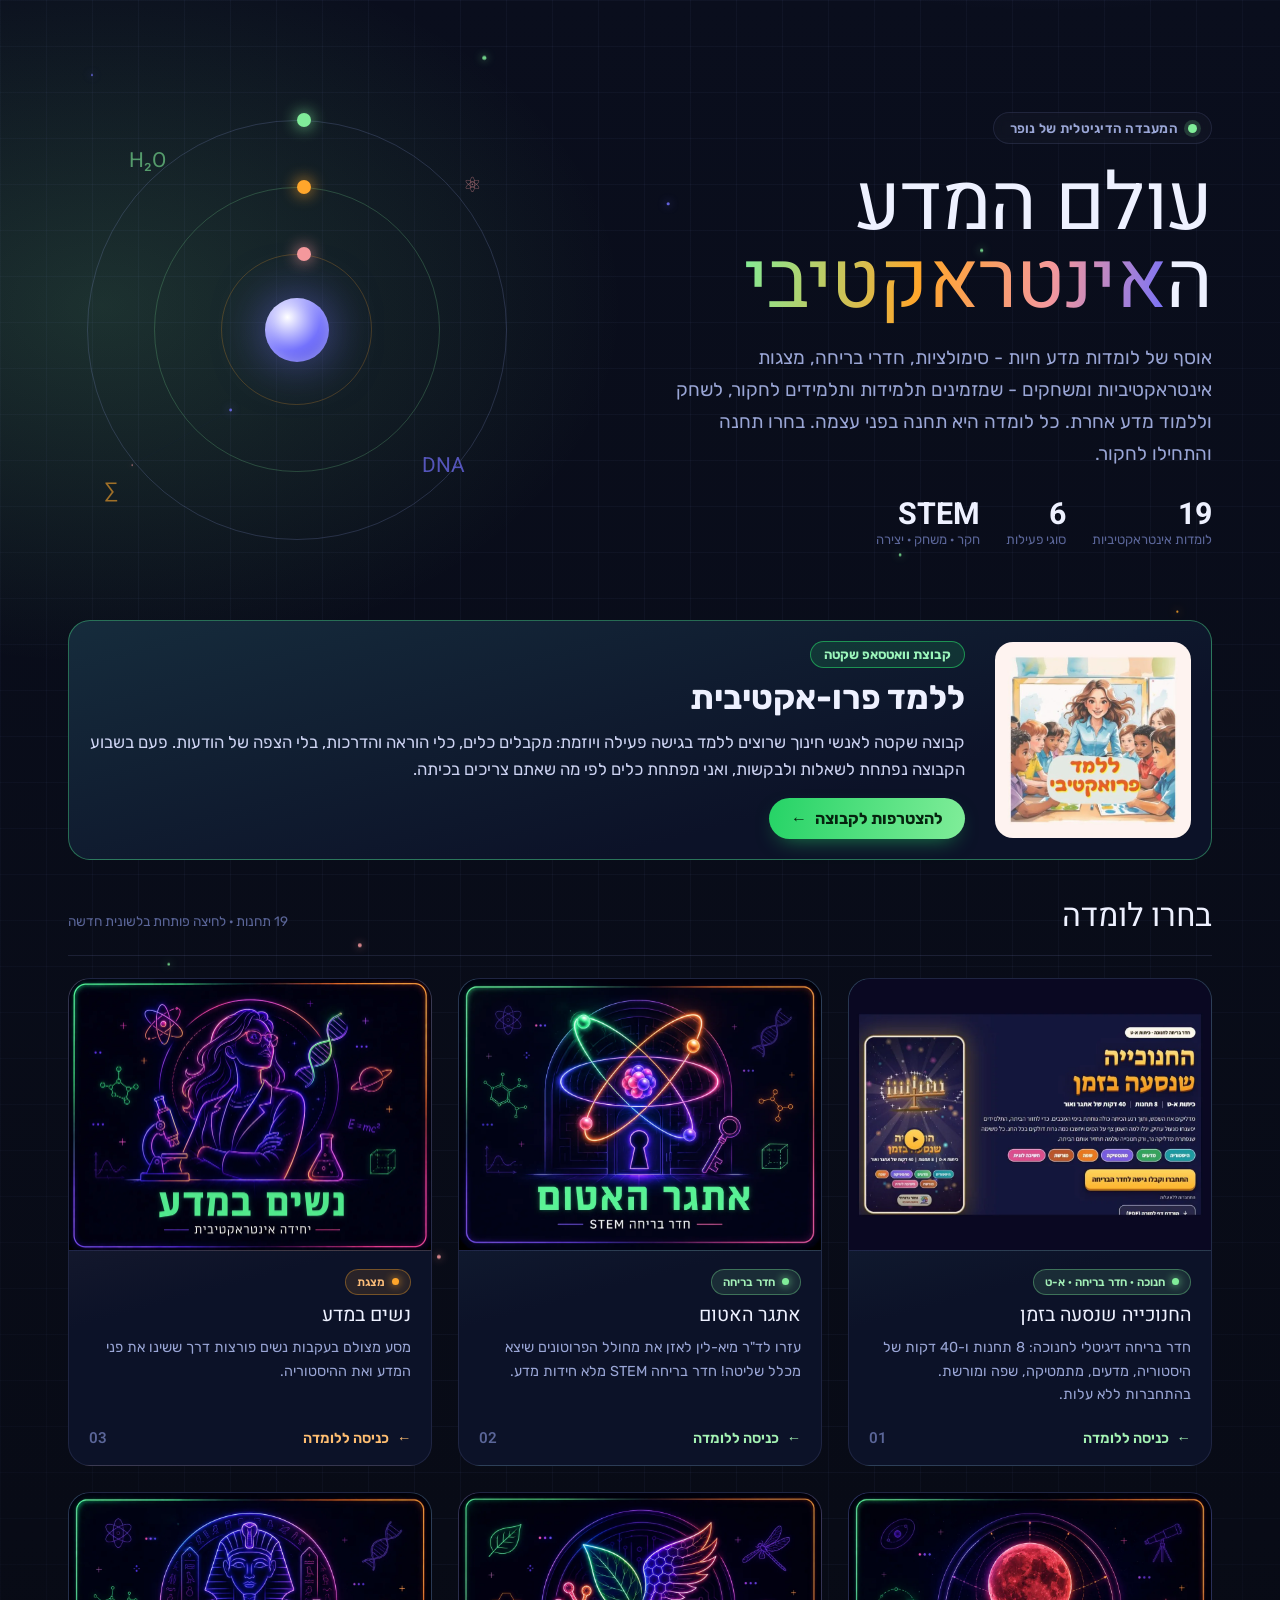
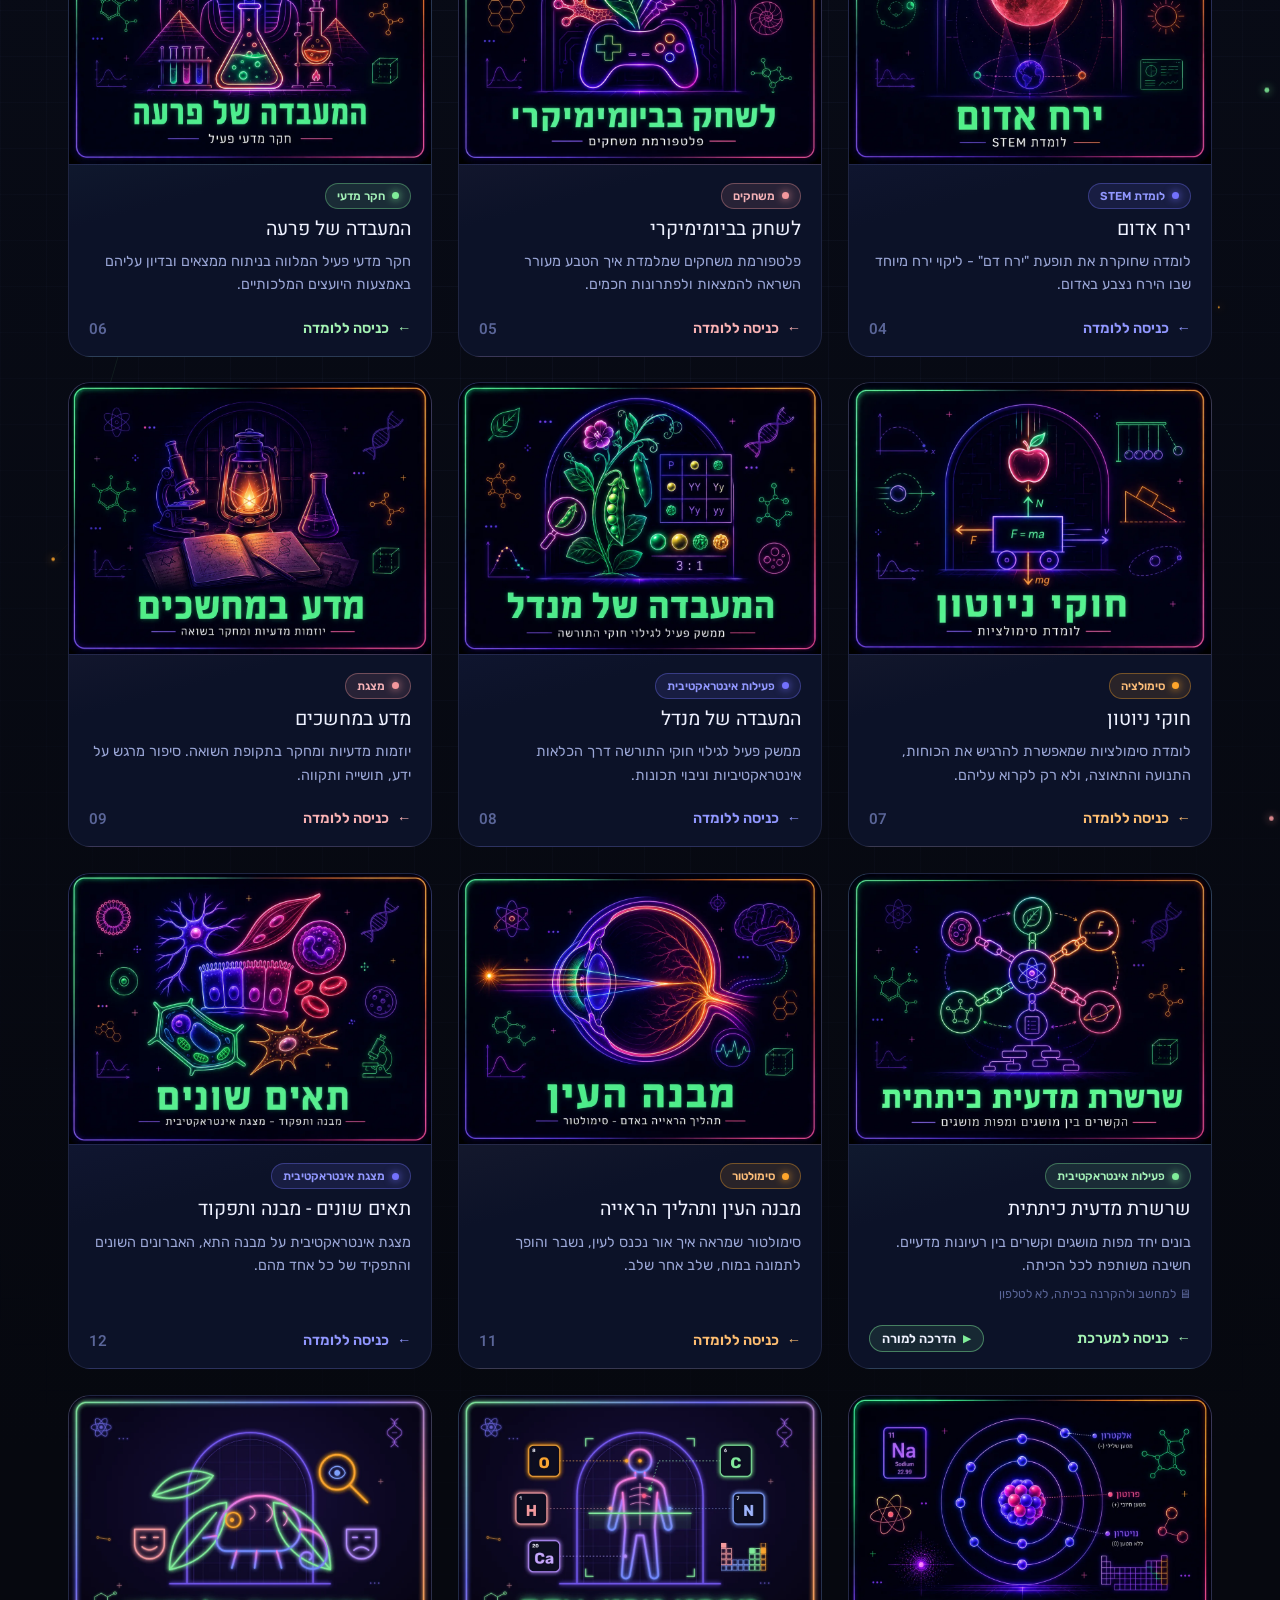
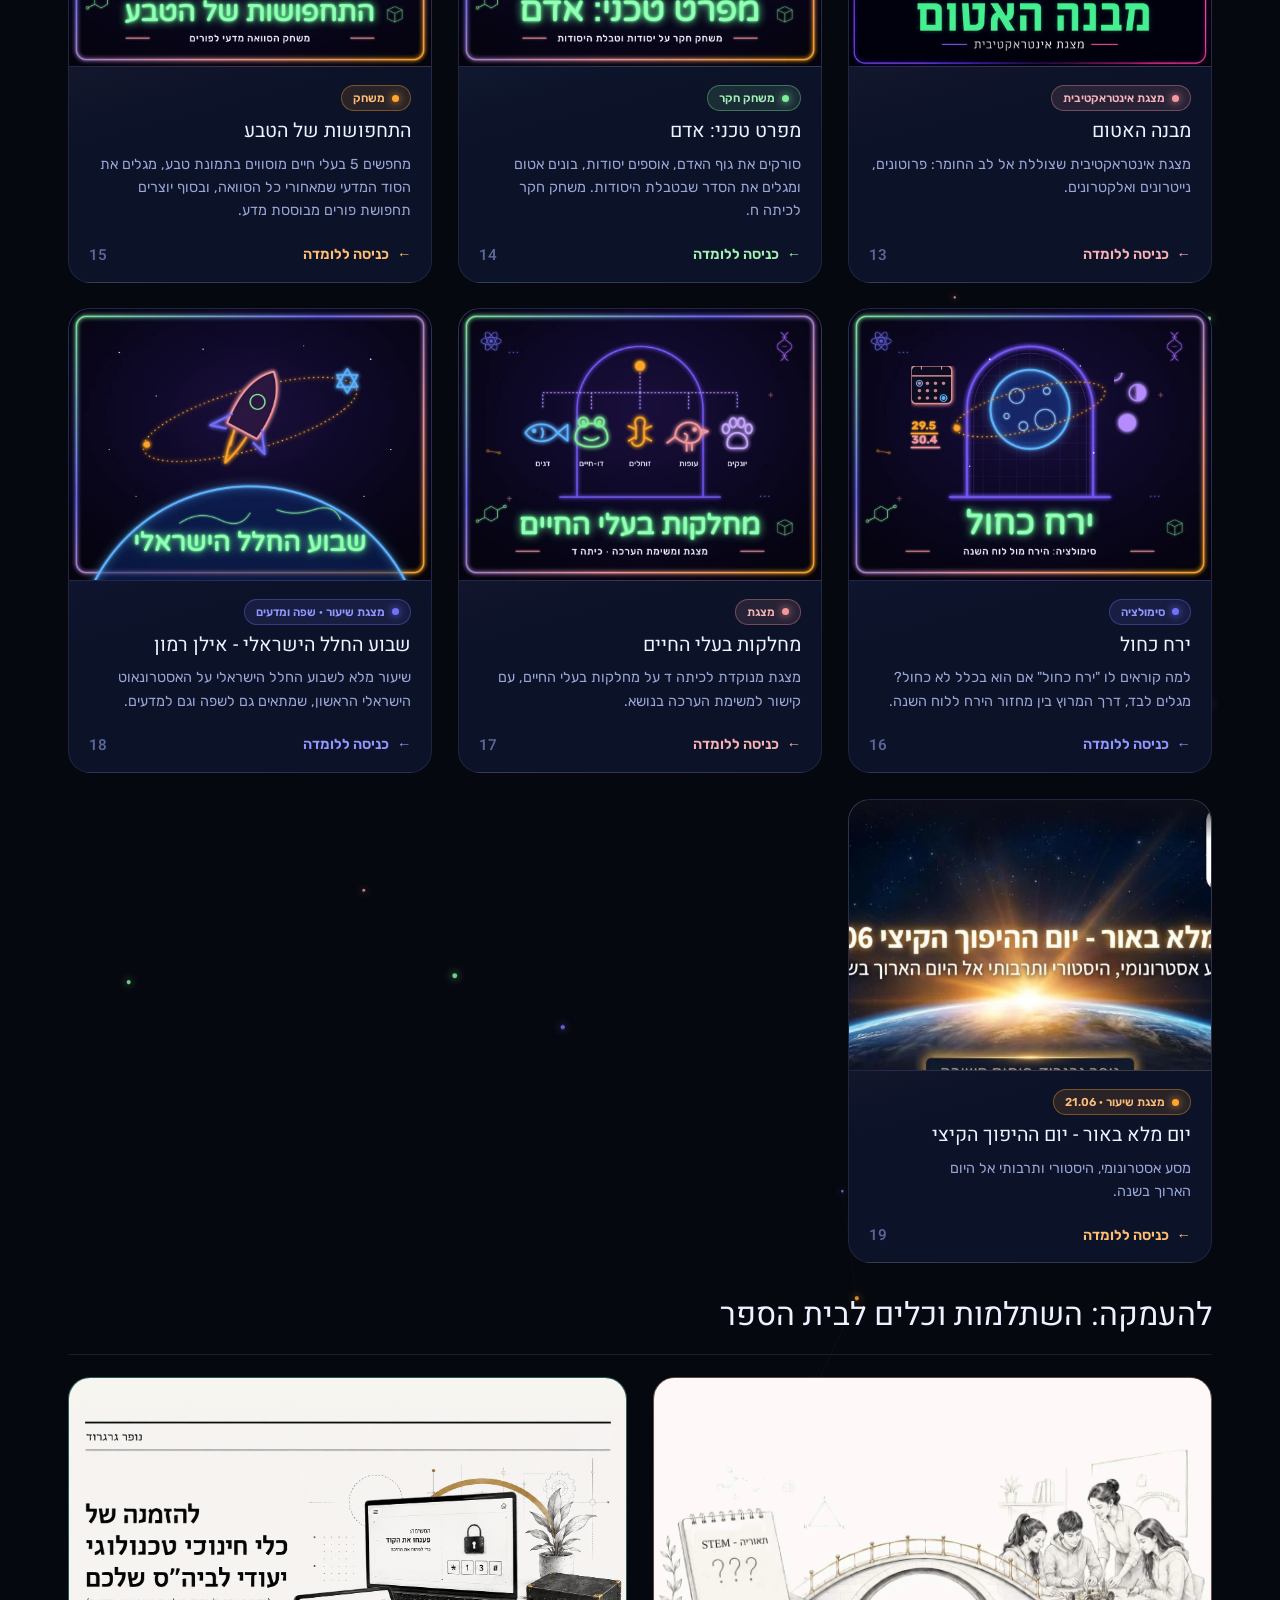
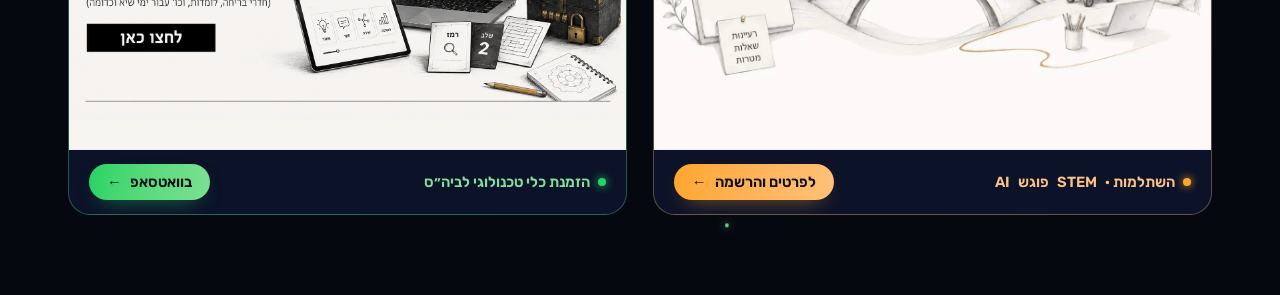
<file: index.html>
<!DOCTYPE html>
<html lang="he" dir="rtl">
<head>
<meta charset="UTF-8">
<meta name="viewport" content="width=device-width, initial-scale=1.0">
<title>כלי הוראה ולמידה במדע וטכנולוגיה - נופר</title>
<meta name="googlebot" content="noindex, indexifembedded">
<meta name="description" content="משחקים, סימולציות, חדרי בריחה ולומדות במדע וטכנולוגיה לכיתה - תרגולים חווייתיים של נופר גרגרוד | פיתוח חשיבה">
<link rel="preconnect" href="https://fonts.googleapis.com">
<link rel="preconnect" href="https://fonts.gstatic.com" crossorigin>
<link href="https://fonts.googleapis.com/css2?family=Heebo:wght@400;500;700&family=Rubik:wght@300;400;500;600;700&family=Secular+One&display=swap" rel="stylesheet">
<link rel="stylesheet" href="assets/styles.css">
<style>@media(min-width:900px){.grid{grid-template-columns:repeat(3,minmax(0,1fr))!important}}@media(max-width:560px){.hero .orbits{display:none}}</style>
</head>
<body>

<!-- ================= COSMIC BACKDROP ================= -->
<div class="cosmos" aria-hidden="true">
  <canvas id="net"></canvas>
</div>

<main class="shell">

  <!-- ================= HERO ================= -->
  <header class="hero">
    <div class="hero-text">
      <span class="kicker"><span class="dot"></span>המעבדה הדיגיטלית של נופר</span>
      <h1>עולם המדע ה<span class="grad">אינטראקטיבי</span></h1>
      <p class="lead">
        אוסף של לומדות מדע חיות - סימולציות, חדרי בריחה, מצגות אינטראקטיביות
        ומשחקים - שמזמינים תלמידות ותלמידים לחקור, לשחק וללמוד מדע אחרת.
        כל לומדה היא תחנה בפני עצמה. בחרו תחנה והתחילו לחקור.
      </p>
      <div class="stats">
        <div class="stat"><b>19</b><span>לומדות אינטראקטיביות</span></div>
        <div class="stat"><b>6</b><span>סוגי פעילות</span></div>
        <div class="stat"><b>STEM</b><span>חקר · משחק · יצירה</span></div>
      </div>
    </div>

    <div class="orbits" aria-hidden="true">
      <div class="ring r1"></div><div class="ring r2"></div><div class="ring r3"></div>
      <div class="spin s1"><div class="electron"></div></div>
      <div class="spin s2"><div class="electron"></div></div>
      <div class="spin s3"><div class="electron"></div></div>
      <div class="nucleus"></div>
      <span class="glyph g1">H₂O</span>
      <span class="glyph g2">∑</span>
      <span class="glyph g3">⚛</span>
      <span class="glyph g4">DNA</span>
    </div>
  </header>

  <a class="group-banner" href="https://chat.whatsapp.com/J5yXQE9sR7aHMs200KiOTX" target="_blank" rel="noopener">
    <div class="group-pic"><img src="images/groups/proactive.webp" alt="ללמד פרו-אקטיבית" loading="lazy"></div>
    <div class="group-body">
      <span class="group-tag">קבוצת וואטסאפ שקטה</span>
      <h3>ללמד פרו-אקטיבית</h3>
      <p>קבוצה שקטה לאנשי חינוך שרוצים ללמד בגישה פעילה ויוזמת: מקבלים כלים, כלי הוראה והדרכות, בלי הצפה של הודעות. פעם בשבוע הקבוצה נפתחת לשאלות ולבקשות, ואני מפתחת כלים לפי מה שאתם צריכים בכיתה.</p>
      <span class="group-cta">להצטרפות לקבוצה <span class="arrow">←</span></span>
    </div>
  </a>

  <!-- ================= GRID ================= -->
  <div class="section-head">
    <h2>בחרו לומדה</h2>
    <span class="count">19 תחנות · לחיצה פותחת בלשונית חדשה</span>
  </div>

  <section class="grid" id="grid">

    <a class="card" style="--accent:#80ed99" href="https://hanukkah.sciencedu.online" target="_blank" rel="noopener">
      <div class="thumb">
        <img class="shot" src="images/tools/hanukkah.webp" alt="החנוכייה שנסעה בזמן" loading="lazy">
      </div>
      <div class="body">
        <span class="cat"><span class="cdot"></span>חנוכה · חדר בריחה · א-ט</span>
        <h3>החנוכייה שנסעה בזמן</h3>
        <p>חדר בריחה דיגיטלי לחנוכה: 8 תחנות ו-40 דקות של היסטוריה, מדעים, מתמטיקה, שפה ומורשת. בהתחברות ללא עלות.</p>
        <span class="go"><span class="arrow">←</span>כניסה ללומדה<span class="num">01</span></span>
      </div>
    </a>


    <!-- 1 -->
    <a class="card" style="--accent:#80ed99" href="https://www.sciencedu.online/stem-escaperoom" target="_blank" rel="noopener">
      <div class="thumb">
        <img class="shot" src="images/01.webp" alt="אתגר האטום" loading="lazy">
      </div>
      <div class="body">
        <span class="cat"><span class="cdot"></span>חדר בריחה</span>
        <h3>אתגר האטום</h3>
        <p>עזרו לד"ר מיא-לין לאזן את מחולל הפרוטונים שיצא מכלל שליטה! חדר בריחה STEM מלא חידות מדע.</p>
        <span class="go"><span class="arrow">←</span>כניסה ללומדה<span class="num">02</span></span>
      </div>
    </a>

    <!-- 2 -->
    <a class="card" style="--accent:#ffa62b" href="https://www.canva.com/design/DAHAo9DVJVs/t5P0ZWGNNsDzKUJ4w9Lu6w/watch" target="_blank" rel="noopener">
      <div class="thumb">
        <img class="shot" src="images/02.webp" alt="נשים במדע" loading="lazy">
      </div>
      <div class="body">
        <span class="cat"><span class="cdot"></span>מצגת</span>
        <h3>נשים במדע</h3>
        <p>מסע מצולם בעקבות נשים פורצות דרך ששינו את פני המדע ואת ההיסטוריה.</p>
        <span class="go"><span class="arrow">←</span>כניסה ללומדה<span class="num">03</span></span>
      </div>
    </a>

    <!-- 3 -->
    <a class="card" style="--accent:#7371fc" href="https://red-moon.lovable.app" target="_blank" rel="noopener">
      <div class="thumb">
        <img class="shot" src="images/03.webp" alt="ירח אדום" loading="lazy">
      </div>
      <div class="body">
        <span class="cat"><span class="cdot"></span>לומדת STEM</span>
        <h3>ירח אדום</h3>
        <p>לומדה שחוקרת את תופעת "ירח דם" - ליקוי ירח מיוחד שבו הירח נצבע באדום.</p>
        <span class="go"><span class="arrow">←</span>כניסה ללומדה<span class="num">04</span></span>
      </div>
    </a>

    <!-- 4 -->
    <a class="card" style="--accent:#f4989c" href="https://biomim-games.base44.app" target="_blank" rel="noopener">
      <div class="thumb">
        <img class="shot" src="images/04.webp" alt="לשחק בביומימיקרי" loading="lazy">
      </div>
      <div class="body">
        <span class="cat"><span class="cdot"></span>משחקים</span>
        <h3>לשחק בביומימיקרי</h3>
        <p>פלטפורמת משחקים שמלמדת איך הטבע מעורר השראה להמצאות ולפתרונות חכמים.</p>
        <span class="go"><span class="arrow">←</span>כניסה ללומדה<span class="num">05</span></span>
      </div>
    </a>

    <!-- 5 -->
    <a class="card" style="--accent:#80ed99" href="https://www.sciencedu.online/paro-lab" target="_blank" rel="noopener">
      <div class="thumb">
        <img class="shot" src="images/05.webp" alt="המעבדה של פרעה" loading="lazy">
      </div>
      <div class="body">
        <span class="cat"><span class="cdot"></span>חקר מדעי</span>
        <h3>המעבדה של פרעה</h3>
        <p>חקר מדעי פעיל המלווה בניתוח ממצאים ובדיון עליהם באמצעות היועצים המלכותיים.</p>
        <span class="go"><span class="arrow">←</span>כניסה ללומדה<span class="num">06</span></span>
      </div>
    </a>

    <!-- 6 -->
    <a class="card" style="--accent:#ffa62b" href="https://newton-laws.lovable.app" target="_blank" rel="noopener">
      <div class="thumb">
        <img class="shot" src="images/06.webp" alt="חוקי ניוטון" loading="lazy">
      </div>
      <div class="body">
        <span class="cat"><span class="cdot"></span>סימולציה</span>
        <h3>חוקי ניוטון</h3>
        <p>לומדת סימולציות שמאפשרת להרגיש את הכוחות, התנועה והתאוצה, ולא רק לקרוא עליהם.</p>
        <span class="go"><span class="arrow">←</span>כניסה ללומדה<span class="num">07</span></span>
      </div>
    </a>

    <!-- 7 -->
    <a class="card" style="--accent:#7371fc" href="https://mendel-s-laws.vercel.app" target="_blank" rel="noopener">
      <div class="thumb">
        <img class="shot" src="images/07.webp" alt="המעבדה של מנדל" loading="lazy">
      </div>
      <div class="body">
        <span class="cat"><span class="cdot"></span>פעילות אינטראקטיבית</span>
        <h3>המעבדה של מנדל</h3>
        <p>ממשק פעיל לגילוי חוקי התורשה דרך הכלאות אינטראקטיביות וניבוי תכונות.</p>
        <span class="go"><span class="arrow">←</span>כניסה ללומדה<span class="num">08</span></span>
      </div>
    </a>

    <!-- 8 -->
    <a class="card" style="--accent:#f4989c" href="https://canva.link/holocaust-science" target="_blank" rel="noopener">
      <div class="thumb">
        <img class="shot" src="images/08.webp" alt="מדע במחשכים" loading="lazy">
      </div>
      <div class="body">
        <span class="cat"><span class="cdot"></span>מצגת</span>
        <h3>מדע במחשכים</h3>
        <p>יוזמות מדעיות ומחקר בתקופת השואה. סיפור מרגש על ידע, תושייה ותקווה.</p>
        <span class="go"><span class="arrow">←</span>כניסה ללומדה<span class="num">09</span></span>
      </div>
    </a>

    <!-- 9 -->
    <div class="card card-dual" style="--accent:#80ed99">
      <div class="thumb">
        <img class="shot" src="images/09.webp" alt="שרשרת מדעית כיתתית" loading="lazy">
      </div>
      <div class="body">
        <span class="cat"><span class="cdot"></span>פעילות אינטראקטיבית</span>
        <h3>שרשרת מדעית כיתתית</h3>
        <p>בונים יחד מפות מושגים וקשרים בין רעיונות מדעיים. חשיבה משותפת לכל הכיתה.</p>
        <span class="device-note">למחשב ולהקרנה בכיתה, לא לטלפון</span>
        <div class="go-row">
          <a class="go card-main" href="https://welcome-science-nofar.lovable.app/" target="_blank" rel="noopener"><span class="arrow">←</span>כניסה למערכת</a>
          <a class="guide-link" href="https://youtu.be/AHHmbDbXC-U" target="_blank" rel="noopener"><span class="play">▶</span>הדרכה למורה</a>
        </div>
      </div>
    </div>

    <!-- 10 -->
    <a class="card" style="--accent:#ffa62b" href="https://www.sciencedu.online/vision-eye" target="_blank" rel="noopener">
      <div class="thumb">
        <img class="shot" src="images/10.webp" alt="מבנה העין ותהליך הראייה" loading="lazy">
      </div>
      <div class="body">
        <span class="cat"><span class="cdot"></span>סימולטור</span>
        <h3>מבנה העין ותהליך הראייה</h3>
        <p>סימולטור שמראה איך אור נכנס לעין, נשבר והופך לתמונה במוח, שלב אחר שלב.</p>
        <span class="go"><span class="arrow">←</span>כניסה ללומדה<span class="num">11</span></span>
      </div>
    </a>

    <!-- 11 -->
    <a class="card" style="--accent:#7371fc" href="https://nofar-teach.my.canva.site/the-cell" target="_blank" rel="noopener">
      <div class="thumb">
        <img class="shot" src="images/11.webp" alt="תאים שונים" loading="lazy">
      </div>
      <div class="body">
        <span class="cat"><span class="cdot"></span>מצגת אינטראקטיבית</span>
        <h3>תאים שונים - מבנה ותפקוד</h3>
        <p>מצגת אינטראקטיבית על מבנה התא, האברונים השונים והתפקיד של כל אחד מהם.</p>
        <span class="go"><span class="arrow">←</span>כניסה ללומדה<span class="num">12</span></span>
      </div>
    </a>

    <!-- 12 -->
    <a class="card" style="--accent:#f4989c" href="https://nofar-teach.my.canva.site/atom-stem" target="_blank" rel="noopener">
      <div class="thumb">
        <img class="shot" src="images/12.webp" alt="מבנה האטום" loading="lazy">
      </div>
      <div class="body">
        <span class="cat"><span class="cdot"></span>מצגת אינטראקטיבית</span>
        <h3>מבנה האטום</h3>
        <p>מצגת אינטראקטיבית שצוללת אל לב החומר: פרוטונים, נייטרונים ואלקטרונים.</p>
        <span class="go"><span class="arrow">←</span>כניסה ללומדה<span class="num">13</span></span>
      </div>
    </a>

    <!-- 13 -->
    <a class="card" style="--accent:#80ed99" href="https://mifrat.sciencedu.online" target="_blank" rel="noopener">
      <div class="thumb">
        <img class="shot" src="images/13.webp" alt="מפרט טכני: אדם" loading="lazy">
      </div>
      <div class="body">
        <span class="cat"><span class="cdot"></span>משחק חקר</span>
        <h3>מפרט טכני: אדם</h3>
        <p>סורקים את גוף האדם, אוספים יסודות, בונים אטום ומגלים את הסדר שבטבלת היסודות. משחק חקר לכיתה ח.</p>
        <span class="go"><span class="arrow">←</span>כניסה ללומדה<span class="num">14</span></span>
      </div>
    </a>

    <!-- 14 -->
    <a class="card" style="--accent:#ffa62b" href="https://gemini.google.com/share/899c2c8ca747" target="_blank" rel="noopener">
      <div class="thumb">
        <img class="shot" src="images/14.webp" alt="התחפושות של הטבע" loading="lazy">
      </div>
      <div class="body">
        <span class="cat"><span class="cdot"></span>משחק</span>
        <h3>התחפושות של הטבע</h3>
        <p>מחפשים 5 בעלי חיים מוסווים בתמונת טבע, מגלים את הסוד המדעי שמאחורי כל הסוואה, ובסוף יוצרים תחפושת פורים מבוססת מדע.</p>
        <span class="go"><span class="arrow">←</span>כניסה ללומדה<span class="num">15</span></span>
      </div>
    </a>

    <!-- 15 -->
    <a class="card" style="--accent:#7371fc" href="https://claude.ai/public/artifacts/c6dfd6c9-1d72-4d85-8a67-367273b089e2" target="_blank" rel="noopener">
      <div class="thumb">
        <img class="shot" src="images/15.webp" alt="ירח כחול" loading="lazy">
      </div>
      <div class="body">
        <span class="cat"><span class="cdot"></span>סימולציה</span>
        <h3>ירח כחול</h3>
        <p>למה קוראים לו "ירח כחול" אם הוא בכלל לא כחול? מגלים לבד, דרך המרוץ בין מחזור הירח ללוח השנה.</p>
        <span class="go"><span class="arrow">←</span>כניסה ללומדה<span class="num">16</span></span>
      </div>
    </a>

    <!-- 16 -->
    <a class="card" style="--accent:#f4989c" href="https://www.canva.com/design/DAHGwIL9C1Y/KOdJyWkvgxK7fjcI-snxVA/view" target="_blank" rel="noopener">
      <div class="thumb">
        <img class="shot" src="images/16.webp" alt="מחלקות בעלי החיים" loading="lazy">
      </div>
      <div class="body">
        <span class="cat"><span class="cdot"></span>מצגת</span>
        <h3>מחלקות בעלי החיים</h3>
        <p>מצגת מנוקדת לכיתה ד על מחלקות בעלי החיים, עם קישור למשימת הערכה בנושא.</p>
        <span class="go"><span class="arrow">←</span>כניסה ללומדה<span class="num">17</span></span>
      </div>
    </a>

    <!-- 17 -->
    <a class="card" style="--accent:#7371fc" href="https://canva.link/yjhljhae2chibsu" target="_blank" rel="noopener">
      <div class="thumb">
        <img class="shot" src="images/17.webp" alt="שבוע החלל הישראלי" loading="lazy">
      </div>
      <div class="body">
        <span class="cat"><span class="cdot"></span>מצגת שיעור · שפה ומדעים</span>
        <h3>שבוע החלל הישראלי - אילן רמון</h3>
        <p>שיעור מלא לשבוע החלל הישראלי על האסטרונאוט הישראלי הראשון, שמתאים גם לשפה וגם למדעים.</p>
        <span class="go"><span class="arrow">←</span>כניסה ללומדה<span class="num">18</span></span>
      </div>
    </a>

    <!-- 18 -->
<a class="card" style="--accent:#ffa62b" href="https://canva.link/bex8fonshpr2160" target="_blank" rel="noopener">
      <div class="thumb">
        <img class="shot" src="images/tools/solstice-light.webp" alt="יום מלא באור - יום ההיפוך הקיצי" loading="lazy">
      </div>
      <div class="body">
        <span class="cat"><span class="cdot"></span>מצגת שיעור · 21.06</span>
        <h3>יום מלא באור - יום ההיפוך הקיצי</h3>
        <p>מסע אסטרונומי, היסטורי ותרבותי אל היום הארוך בשנה.</p>
        <span class="go"><span class="arrow">←</span>כניסה ללומדה<span class="num">19</span></span>
      </div>
    </a>

  </section>

  <!-- ================= PROMO TILES ================= -->
  <div class="section-head" style="margin-top:28px">
    <h2>להעמקה: השתלמות וכלים לבית הספר</h2>
  </div>

  <section class="promos">
    <a class="promo-tile" style="--c:var(--orange)" href="https://www.sciencedu.online/stem-course" target="_blank" rel="noopener">
      <div class="promo-pic">
        <img src="images/course-bridge.webp" alt="השתלמות גשר לפרקטיקה - STEM פוגש AI" loading="lazy">
      </div>
      <span class="promo-bar">
        <span class="promo-label"><span class="cdot"></span>השתלמות · <span dir="ltr">STEM</span> פוגש <span dir="ltr">AI</span></span>
        <span class="promo-cta">לפרטים והרשמה<span class="arrow">←</span></span>
      </span>
    </a>

    <a class="promo-tile" style="--c:#25d366" href="https://wa.me/message/2TUM2WXKXIIEO1" target="_blank" rel="noopener">
      <div class="promo-pic">
        <img src="images/order-tool.png" alt="להזמנת כלי חינוכי טכנולוגי ייעודי לבית הספר" loading="lazy">
      </div>
      <span class="promo-bar">
        <span class="promo-label"><span class="cdot"></span>הזמנת כלי טכנולוגי לביה״ס</span>
        <span class="promo-cta">בוואטסאפ<span class="arrow">←</span></span>
      </span>
    </a>
  </section>


  <!-- ================= FOOTER ================= -->
  <footer class="foot">
    <span class="sig"><span class="dot" style="width:9px;height:9px;border-radius:50%;background:var(--green);display:inline-block"></span><b>נופר</b> · כלי הוראה ולמידה במדע וטכנולוגיה</span>
    <span>נבנה לחקר, לסקרנות וללמידה פעילה ✦</span>
  </footer>

</main>

<!-- ================= TWEAKS PANEL (design-time only) ================= -->
<aside id="tweaks" aria-label="Tweaks">
  <div class="tk-head">
    <b>Tweaks</b>
    <button class="tk-x" id="tk-close" title="סגירה">✕</button>
  </div>
  <div class="tk-row">
    <label>ערכת מצב</label>
    <div class="seg" data-tk="light">
      <button data-v="false" class="on">כהה</button>
      <button data-v="true">בהיר</button>
    </div>
  </div>
  <div class="tk-row">
    <label>צביעת כרטיסים</label>
    <div class="swatches" data-tk="scheme">
      <button data-v="multi" class="on" title="מגוון" style="background:conic-gradient(#80ed99,#ffa62b,#f4989c,#7371fc,#80ed99)"></button>
      <button data-v="#80ed99" style="background:#80ed99"></button>
      <button data-v="#ffa62b" style="background:#ffa62b"></button>
      <button data-v="#7371fc" style="background:#7371fc"></button>
      <button data-v="#f4989c" style="background:#f4989c"></button>
    </div>
  </div>
  <div class="tk-row">
    <label>פונט כותרות</label>
    <div class="seg" data-tk="displayFont">
      <button data-v="Secular One" class="on">Secular</button>
      <button data-v="Rubik">Rubik</button>
      <button data-v="Heebo">Heebo</button>
    </div>
  </div>
  <div class="tk-row">
    <label>עוצמת תנועה <span id="tk-motion-v">100%</span></label>
    <input type="range" data-tk="motion" min="0" max="1.6" step="0.1" value="1">
  </div>
  <div class="tk-row">
    <label>צפיפות רשת <span id="tk-grid-v">בינונית</span></label>
    <input type="range" data-tk="gridMin" min="260" max="380" step="20" value="300">
  </div>
</aside>

<!-- single editable defaults block (host rewrites this on disk) -->
<script>
  window.TWEAK_DEFAULTS = /*EDITMODE-BEGIN*/{
    "light": false,
    "scheme": "multi",
    "displayFont": "Heebo",
    "motion": 1,
    "gridMin": 300
  }/*EDITMODE-END*/;
</script>

<!-- thumbnail for offline bundle splash -->
<template id="__bundler_thumbnail">
  <svg viewBox="0 0 100 100" xmlns="http://www.w3.org/2000/svg">
    <rect width="100" height="100" fill="#0a0e1d"/>
    <g transform="translate(50 50)" fill="none" stroke="#80ed99" stroke-width="3">
      <ellipse rx="26" ry="11"/>
      <ellipse rx="26" ry="11" transform="rotate(60)"/>
      <ellipse rx="26" ry="11" transform="rotate(120)"/>
    </g>
    <circle cx="50" cy="50" r="5" fill="#7371fc"/>
  </svg>
</template>

<script src="assets/app.js"></script>
<script src="assets/tweaks.js"></script>
</body>
</html>
</file>
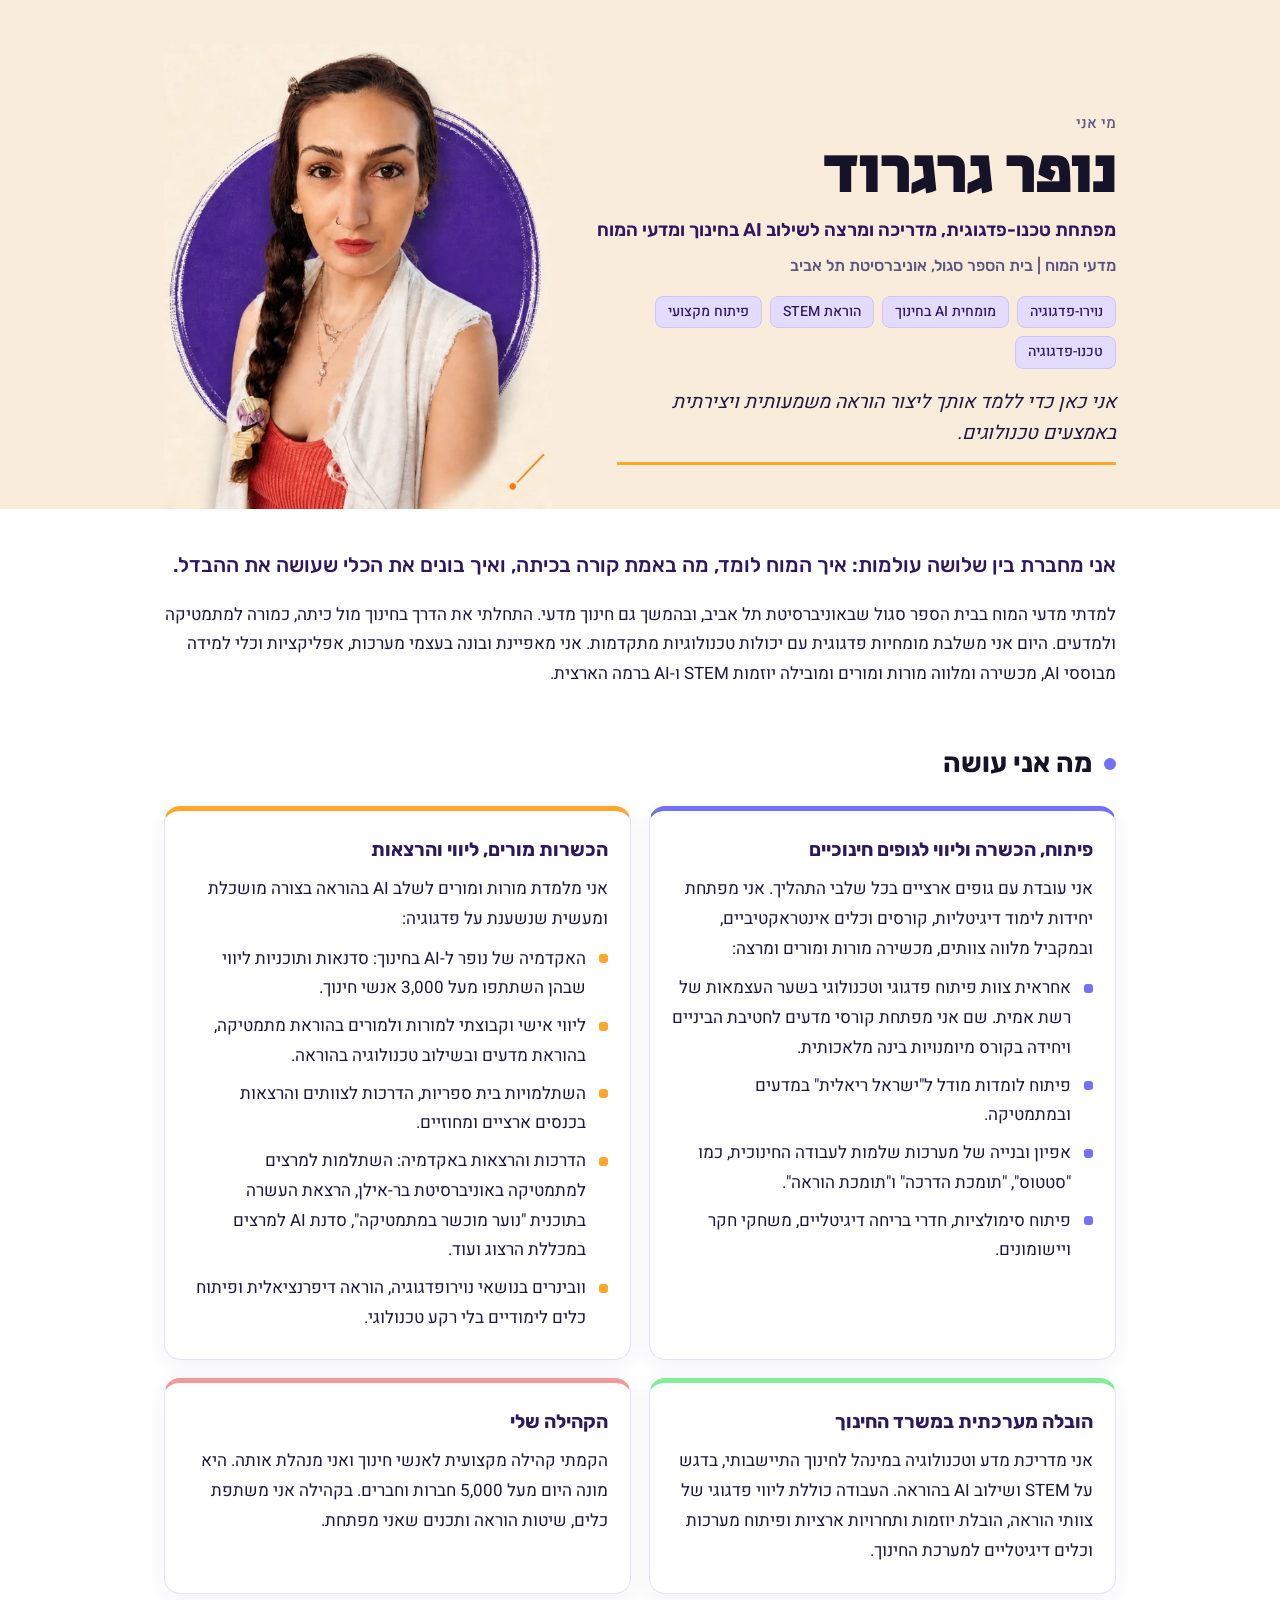
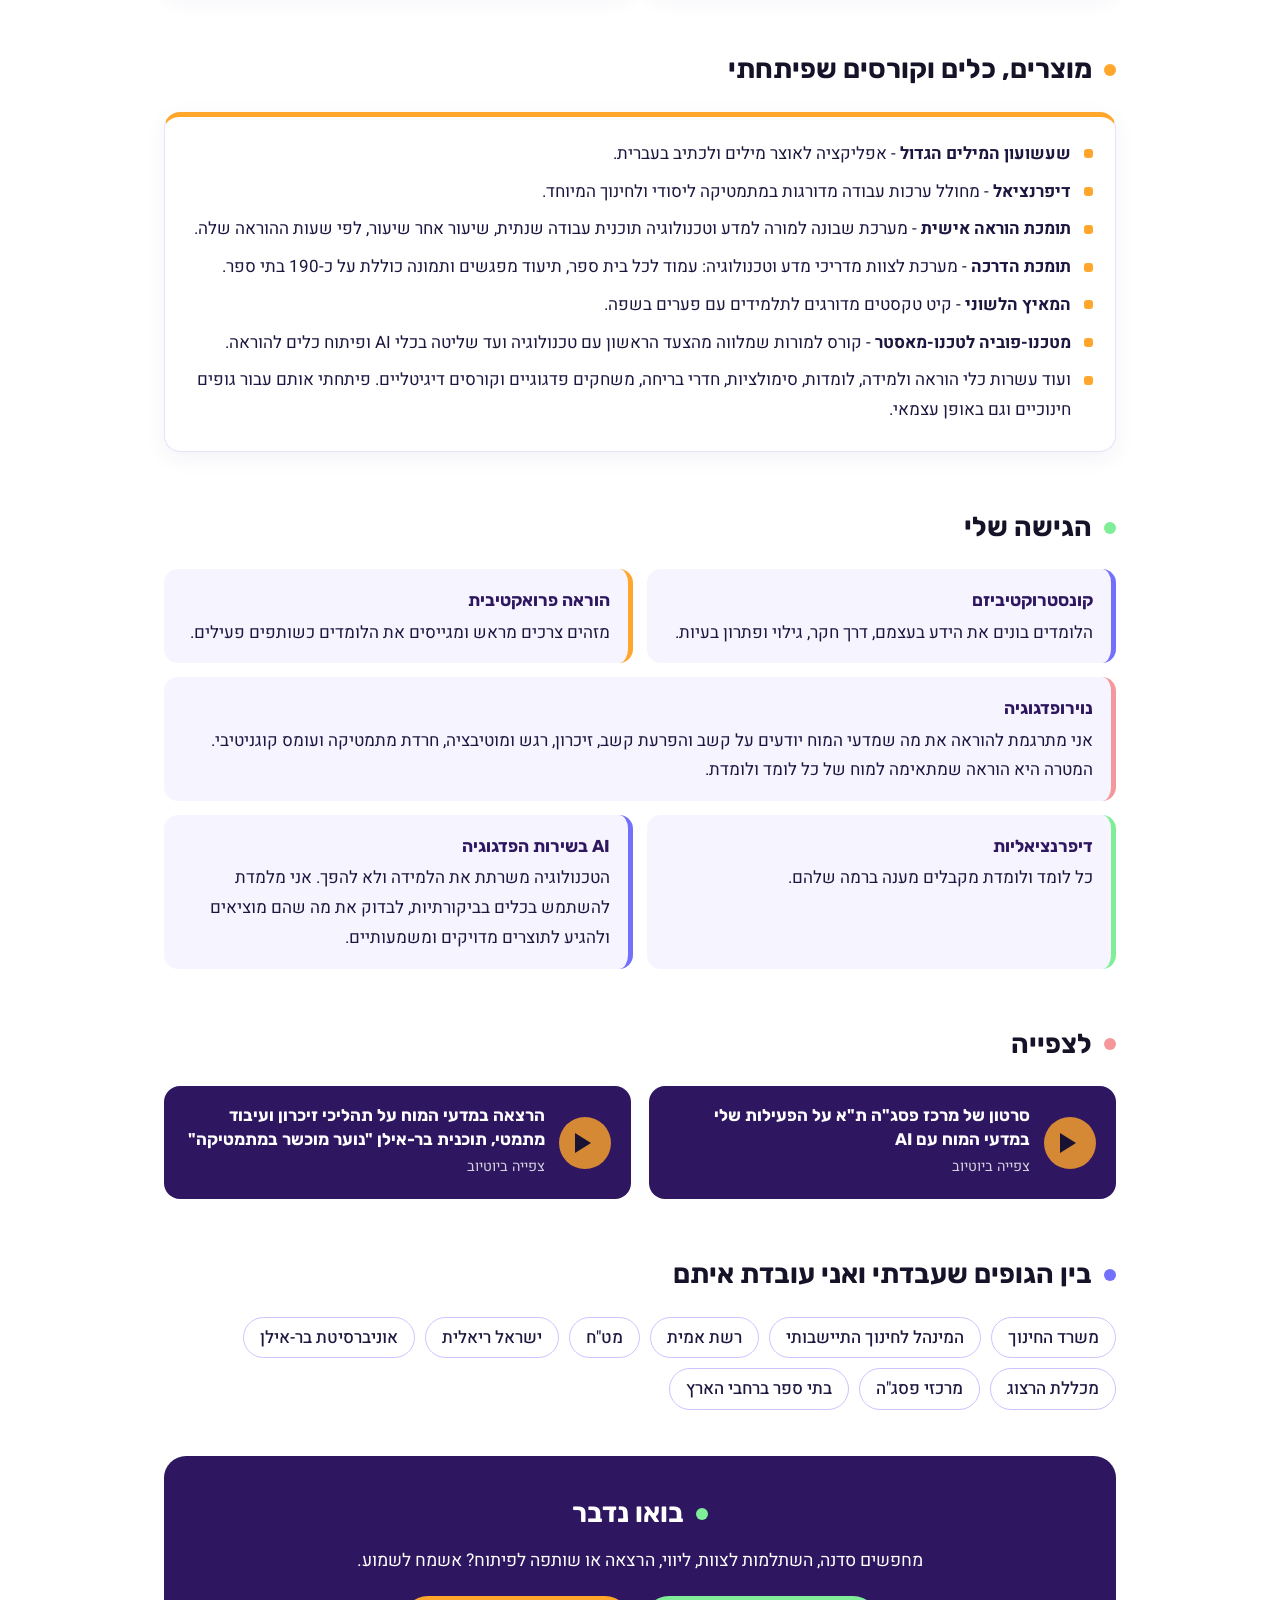
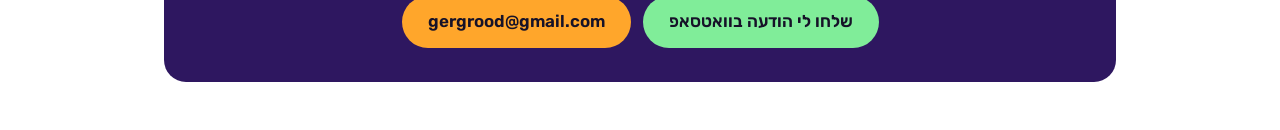
<file: about/index.html>
<!DOCTYPE html>
<html lang="he" dir="rtl">
<head>
<meta charset="utf-8">
<meta name="viewport" content="width=device-width, initial-scale=1">
<title>קצת עלי | נופר גרגרוד - פיתוח חשיבה</title>
<meta name="googlebot" content="noindex, indexifembedded">
<meta name="description" content="נופר גרגרוד - מפתחת טכנו-פדגוגית, מדריכה ומרצה לשילוב AI בחינוך ומדעי המוח.">
<link rel="preconnect" href="https://fonts.googleapis.com">
<link rel="preconnect" href="https://fonts.gstatic.com" crossorigin>
<link href="https://fonts.googleapis.com/css2?family=Heebo:wght@400;500;700&family=Rubik:wght@400;500;600;700&family=Secular+One&display=swap" rel="stylesheet">
<style>
:root{--green:#80ed99;--orange:#ffa62b;--purple:#7371fc;--pink:#f4989c;--ink:#1d1740;--deep:#2e1760;--cream:#f9ecda;--soft:#f6f4ff}
*{box-sizing:border-box}
html,body{margin:0}
body{font-family:Heebo,Rubik,Arial,sans-serif;color:var(--ink);background:#fff;line-height:1.75;font-size:17px}
a{color:inherit}
.wrap{max-width:1000px;margin:0 auto;padding:0 24px}
.hero{background:var(--cream)}
.hero .wrap{display:grid;grid-template-columns:1.25fr .9fr;gap:24px;align-items:end;padding-top:44px}
.hero-text{padding-bottom:44px}
.kicker{font-size:.95rem;font-weight:500;color:#5b5480;margin:0 0 4px}
h1{font-family:"Secular One",Rubik,sans-serif;font-size:clamp(2.4rem,6vw,4rem);line-height:1.05;margin:0 0 6px;color:#161228}
.edu{font-family:Rubik,sans-serif;font-weight:500;font-size:1rem;color:#5b5480;margin:-10px 0 16px}
.role{font-family:Rubik,sans-serif;font-weight:600;font-size:1.15rem;color:var(--deep);margin:0 0 16px}
.tags{display:flex;flex-wrap:wrap;gap:8px;margin:0 0 18px;padding:0;list-style:none}
.tags li{background:#e3dcff;border:1px solid #cdc3ff;color:var(--deep);border-radius:8px;padding:3px 12px;font-size:.88rem;font-weight:500}
.promise{font-style:italic;font-size:1.2rem;line-height:1.6;margin:0;max-width:26em;padding-bottom:14px;border-bottom:3px solid var(--orange);display:inline-block}
.hero img{display:block;width:100%;max-width:400px;height:auto;margin-inline-start:auto}
.intro{padding:40px 0 8px}
.lead{font-family:Rubik,sans-serif;font-size:1.3rem;font-weight:500;line-height:1.6;color:var(--deep);margin:0 0 14px}
section{padding:26px 0}
h2{font-family:Rubik,sans-serif;font-size:1.7rem;font-weight:700;margin:0 0 18px;color:#161228;display:flex;align-items:center;gap:12px}
h2::before{content:"";width:12px;height:12px;border-radius:50%;background:var(--c,var(--purple));flex:none}
.cards{display:grid;grid-template-columns:repeat(2,minmax(0,1fr));gap:18px}
.card{background:#fff;border:1px solid #e7e3f7;border-top:5px solid var(--c,var(--purple));border-radius:16px;padding:22px 22px 18px;box-shadow:0 6px 22px rgba(46,23,96,.06)}
.card.wide{grid-column:1/-1}
.card h3{font-family:Rubik,sans-serif;font-size:1.2rem;margin:0 0 8px;color:var(--deep)}
.card p{margin:0 0 10px}
ul.list{margin:0;padding:0;list-style:none}
ul.list li{position:relative;padding-inline-start:22px;margin-bottom:8px}
ul.list li::before{content:"";position:absolute;inset-inline-start:0;top:.62em;width:9px;height:9px;border-radius:3px;background:var(--c,var(--purple))}
.approach{display:grid;grid-template-columns:repeat(2,minmax(0,1fr));gap:14px}
.approach div{background:var(--soft);border-radius:14px;padding:16px 18px;border-inline-start:5px solid var(--c)}
.approach .wide{grid-column:1/-1}
.approach b{font-family:Rubik,sans-serif;color:var(--deep);display:block;margin-bottom:2px;font-size:1.08rem}
.videos{display:grid;grid-template-columns:repeat(2,minmax(0,1fr));gap:18px}
.video{display:flex;gap:14px;align-items:center;text-decoration:none;background:var(--deep);color:#fff;border-radius:16px;padding:18px 20px;transition:transform .15s}
.video:hover{transform:translateY(-3px)}
.play{flex:none;width:52px;height:52px;border-radius:50%;background:var(--orange);display:grid;place-items:center}
.play::after{content:"";border-style:solid;border-width:10px 0 10px 16px;border-color:transparent transparent transparent #161228;margin-inline-end:-4px}
.video b{display:block;font-family:Rubik,sans-serif;font-size:1.05rem;line-height:1.4}
.video span{font-size:.9rem;opacity:.8}
.orgs{display:flex;flex-wrap:wrap;gap:10px;margin:0;padding:0;list-style:none}
.orgs li{border:1.5px solid #cdc3ff;border-radius:999px;padding:5px 16px;font-weight:500;background:#fff}
.cta{background:var(--deep);color:#fff;border-radius:22px;padding:34px 28px;text-align:center;margin:20px 0 48px}
.cta h2{color:#fff;justify-content:center;margin-bottom:8px}
.cta h2::before{background:var(--green)}
.cta p{margin:0 0 20px;font-size:1.1rem}
.btns{display:flex;gap:12px;justify-content:center;flex-wrap:wrap}
.btn{display:inline-block;text-decoration:none;font-family:Rubik,sans-serif;font-weight:600;border-radius:999px;padding:11px 26px;background:var(--green);color:#161228}
.btn.alt{background:var(--orange)}
@media(max-width:760px){
  body{font-size:15.5px;line-height:1.62}
  .wrap{padding:0 16px}
  section{padding:16px 0}
  .card{padding:16px 16px 12px}
  .intro{padding:24px 0 4px}
  .cta{margin:12px 0 24px;padding:24px 18px}
  .hero .wrap{grid-template-columns:1fr;padding-top:28px;gap:0}
  .hero-text{padding-bottom:18px}
  .hero img{max-width:260px;margin:0 auto}
  .cards,.approach,.videos{grid-template-columns:1fr}
  .lead{font-size:1.15rem}
  h2{font-size:1.45rem}
}
</style>
</head>
<body>

<header class="hero">
  <div class="wrap">
    <div class="hero-text">
      <p class="kicker">מי אני</p>
      <h1>נופר גרגרוד</h1>
      <p class="role">מפתחת טכנו-פדגוגית, מדריכה ומרצה לשילוב AI בחינוך ומדעי המוח</p>
      <p class="edu">מדעי המוח | בית הספר סגול, אוניברסיטת תל אביב</p>
      <ul class="tags"><li>נוירו-פדגוגיה</li><li>מומחית AI בחינוך</li><li>הוראת STEM</li><li>פיתוח מקצועי</li><li>טכנו-פדגוגיה</li></ul>
      <p class="promise">אני כאן כדי ללמד אותך ליצור הוראה משמעותית ויצירתית באמצעים טכנולוגים.</p>
    </div>
    <img src="../images/nofar.webp" alt="נופר גרגרוד" width="570" height="683">
  </div>
</header>

<main class="wrap">

  <div class="intro">
    <p class="lead">אני מחברת בין שלושה עולמות: איך המוח לומד, מה באמת קורה בכיתה, ואיך בונים את הכלי שעושה את ההבדל.</p>
    <p>למדתי מדעי המוח בבית הספר סגול שבאוניברסיטת תל אביב, ובהמשך גם חינוך מדעי. התחלתי את הדרך בחינוך מול כיתה, כמורה למתמטיקה ולמדעים. היום אני משלבת מומחיות פדגוגית עם יכולות טכנולוגיות מתקדמות. אני מאפיינת ובונה בעצמי מערכות, אפליקציות וכלי למידה מבוססי AI, מכשירה ומלווה מורות ומורים ומובילה יוזמות STEM ו-AI ברמה הארצית.</p>
  </div>

  <section style="--c:var(--purple)">
    <h2>מה אני עושה</h2>
    <div class="cards">
      <article class="card" style="--c:var(--purple)">
        <h3>פיתוח, הכשרה וליווי לגופים חינוכיים</h3>
        <p>אני עובדת עם גופים ארציים בכל שלבי התהליך. אני מפתחת יחידות לימוד דיגיטליות, קורסים וכלים אינטראקטיביים, ובמקביל מלווה צוותים, מכשירה מורות ומורים ומרצה:</p>
        <ul class="list">
          <li>אחראית צוות פיתוח פדגוגי וטכנולוגי בשער העצמאות של רשת אמית. שם אני מפתחת קורסי מדעים לחטיבת הביניים ויחידה בקורס מיומנויות בינה מלאכותית.</li>
          <li>פיתוח לומדות מודל ל"ישראל ריאלית" במדעים ובמתמטיקה.</li>
          <li>אפיון ובנייה של מערכות שלמות לעבודה החינוכית, כמו "סטטוס", "תומכת הדרכה" ו"תומכת הוראה".</li>
          <li>פיתוח סימולציות, חדרי בריחה דיגיטליים, משחקי חקר ויישומונים.</li>
        </ul>
      </article>
      <article class="card" style="--c:var(--orange)">
        <h3>הכשרות מורים, ליווי והרצאות</h3>
        <p>אני מלמדת מורות ומורים לשלב AI בהוראה בצורה מושכלת ומעשית שנשענת על פדגוגיה:</p>
        <ul class="list">
          <li>האקדמיה של נופר ל-AI בחינוך: סדנאות ותוכניות ליווי שבהן השתתפו מעל 3,000 אנשי חינוך.</li>
          <li>ליווי אישי וקבוצתי למורות ולמורים בהוראת מתמטיקה, בהוראת מדעים ובשילוב טכנולוגיה בהוראה.</li>
          <li>השתלמויות בית ספריות, הדרכות לצוותים והרצאות בכנסים ארציים ומחוזיים.</li>
          <li>הדרכות והרצאות באקדמיה: השתלמות למרצים למתמטיקה באוניברסיטת בר-אילן, הרצאת העשרה בתוכנית "נוער מוכשר במתמטיקה", סדנת AI למרצים במכללת הרצוג ועוד.</li>
          <li>וובינרים בנושאי נוירופדגוגיה, הוראה דיפרנציאלית ופיתוח כלים לימודיים בלי רקע טכנולוגי.</li>
        </ul>
      </article>
      <article class="card" style="--c:var(--green)">
        <h3>הובלה מערכתית במשרד החינוך</h3>
        <p>אני מדריכת מדע וטכנולוגיה במינהל לחינוך התיישבותי, בדגש על STEM ושילוב AI בהוראה. העבודה כוללת ליווי פדגוגי של צוותי הוראה, הובלת יוזמות ותחרויות ארציות ופיתוח מערכות וכלים דיגיטליים למערכת החינוך.</p>
      </article>
      <article class="card" style="--c:var(--pink)">
        <h3>הקהילה שלי</h3>
        <p>הקמתי קהילה מקצועית לאנשי חינוך ואני מנהלת אותה. היא מונה היום מעל 5,000 חברות וחברים. בקהילה אני משתפת כלים, שיטות הוראה ותכנים שאני מפתחת.</p>
      </article>
    </div>
  </section>

  <section style="--c:var(--orange)">
    <h2>מוצרים, כלים וקורסים שפיתחתי</h2>
    <div class="card wide" style="--c:var(--orange)">
      <ul class="list">
        <li><b>שעשועון המילים הגדול</b> - אפליקציה לאוצר מילים ולכתיב בעברית.</li>
        <li><b>דיפרנציאל</b> - מחולל ערכות עבודה מדורגות במתמטיקה ליסודי ולחינוך המיוחד.</li>
        <li><b>תומכת הוראה אישית</b> - מערכת שבונה למורה למדע וטכנולוגיה תוכנית עבודה שנתית, שיעור אחר שיעור, לפי שעות ההוראה שלה.</li>
        <li><b>תומכת הדרכה</b> - מערכת לצוות מדריכי מדע וטכנולוגיה: עמוד לכל בית ספר, תיעוד מפגשים ותמונה כוללת על כ-190 בתי ספר.</li>
        <li><b>המאיץ הלשוני</b> - קיט טקסטים מדורגים לתלמידים עם פערים בשפה.</li>
        <li><b>מטכנו-פוביה לטכנו-מאסטר</b> - קורס למורות שמלווה מהצעד הראשון עם טכנולוגיה ועד שליטה בכלי AI ופיתוח כלים להוראה.</li>
        <li>ועוד עשרות כלי הוראה ולמידה, לומדות, סימולציות, חדרי בריחה, משחקים פדגוגיים וקורסים דיגיטליים. פיתחתי אותם עבור גופים חינוכיים וגם באופן עצמאי.</li>
      </ul>
    </div>
  </section>

  <section style="--c:var(--green)">
    <h2>הגישה שלי</h2>
    <div class="approach">
      <div style="--c:var(--purple)"><b>קונסטרוקטיביזם</b>הלומדים בונים את הידע בעצמם, דרך חקר, גילוי ופתרון בעיות.</div>
      <div style="--c:var(--orange)"><b>הוראה פרואקטיבית</b>מזהים צרכים מראש ומגייסים את הלומדים כשותפים פעילים.</div>
      <div class="wide" style="--c:var(--pink)"><b>נוירופדגוגיה</b>אני מתרגמת להוראה את מה שמדעי המוח יודעים על קשב והפרעת קשב, זיכרון, רגש ומוטיבציה, חרדת מתמטיקה ועומס קוגניטיבי. המטרה היא הוראה שמתאימה למוח של כל לומד ולומדת.</div>
      <div style="--c:var(--green)"><b>דיפרנציאליות</b>כל לומד ולומדת מקבלים מענה ברמה שלהם.</div>
      <div style="--c:var(--purple)"><b>AI בשירות הפדגוגיה</b>הטכנולוגיה משרתת את הלמידה ולא להפך. אני מלמדת להשתמש בכלים בביקורתיות, לבדוק את מה שהם מוציאים ולהגיע לתוצרים מדויקים ומשמעותיים.</div>
    </div>
  </section>

  <section style="--c:var(--pink)">
    <h2>לצפייה</h2>
    <div class="videos">
      <a class="video" href="https://www.youtube.com/shorts/82K7TgX5OMc" target="_blank" rel="noopener">
        <span class="play"></span>
        <div><b>סרטון של מרכז פסג"ה ת"א על הפעילות שלי במדעי המוח עם AI</b><span>צפייה ביוטיוב</span></div>
      </a>
      <a class="video" href="https://www.youtube.com/watch?v=ow5CGlPrgWw" target="_blank" rel="noopener">
        <span class="play"></span>
        <div><b>הרצאה במדעי המוח על תהליכי זיכרון ועיבוד מתמטי, תוכנית בר-אילן "נוער מוכשר במתמטיקה"</b><span>צפייה ביוטיוב</span></div>
      </a>
    </div>
  </section>

  <section style="--c:var(--purple)">
    <h2>בין הגופים שעבדתי ואני עובדת איתם</h2>
    <ul class="orgs"><li>משרד החינוך</li><li>המינהל לחינוך התיישבותי</li><li>רשת אמית</li><li>מט"ח</li><li>ישראל ריאלית</li><li>אוניברסיטת בר-אילן</li><li>מכללת הרצוג</li><li>מרכזי פסג"ה</li><li>בתי ספר ברחבי הארץ</li></ul>
  </section>

  <div class="cta">
    <h2>בואו נדבר</h2>
    <p>מחפשים סדנה, השתלמות לצוות, ליווי, הרצאה או שותפה לפיתוח? אשמח לשמוע.</p>
    <div class="btns">
      <a class="btn" href="https://wa.me/message/2TUM2WXKXIIEO1" target="_blank" rel="noopener">שלחו לי הודעה בוואטסאפ</a>
      <a class="btn alt" href="mailto:gergrood@gmail.com" target="_top">gergrood@gmail.com</a>
    </div>
  </div>

</main>
</body>
</html>
</file>
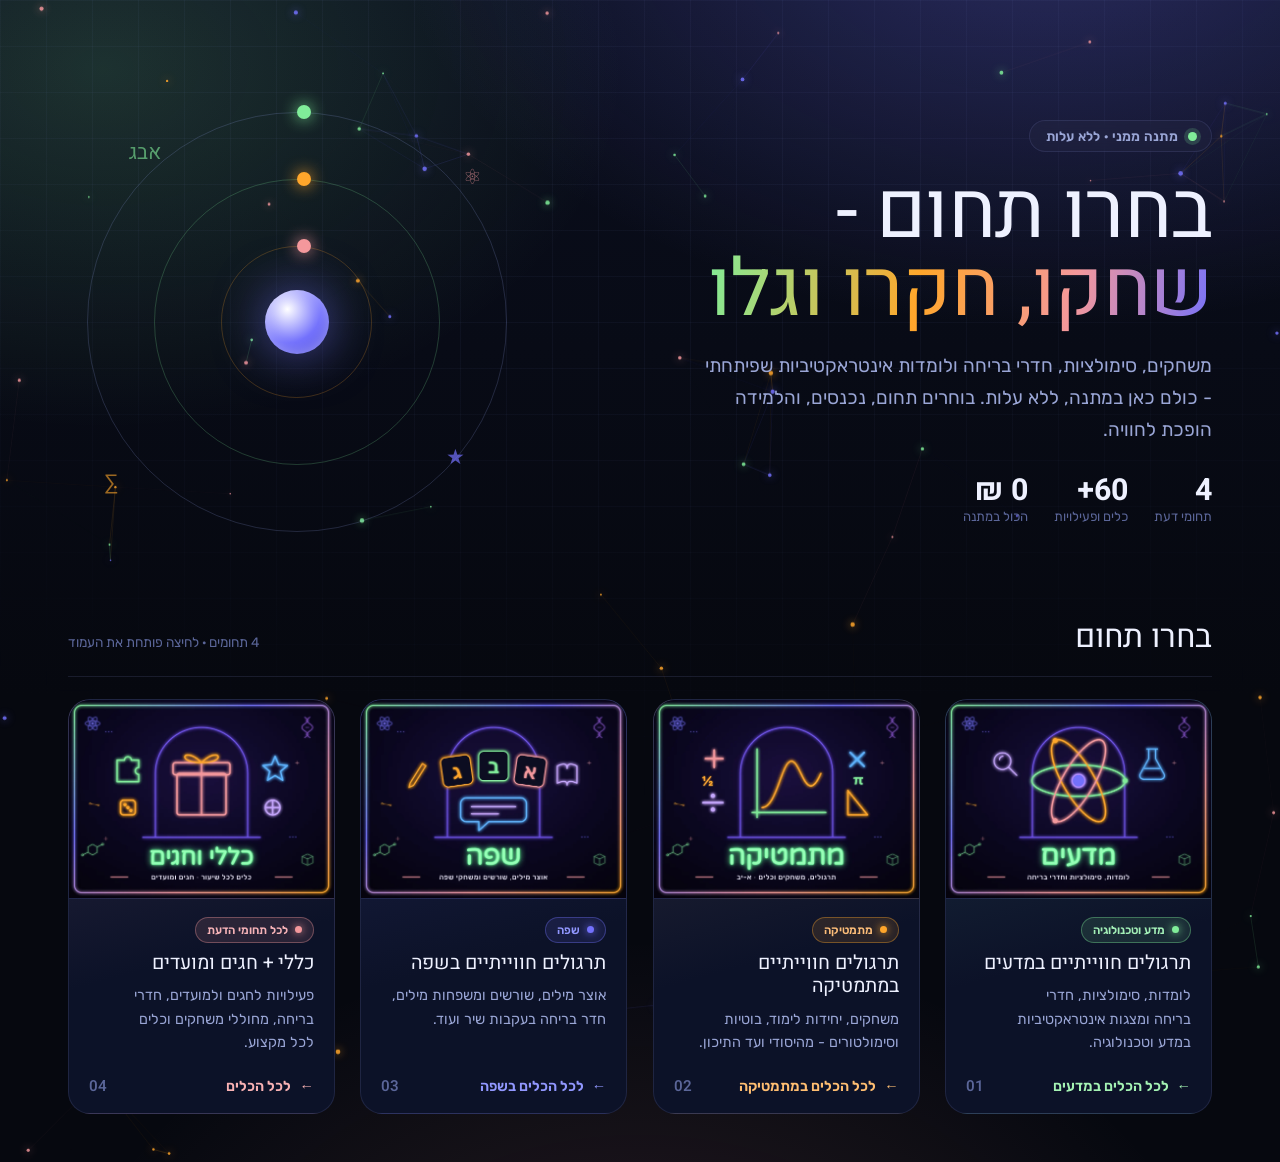
<file: hub/index.html>
<!DOCTYPE html>
<html lang="he" dir="rtl">
<head>
<meta charset="UTF-8">
<meta name="viewport" content="width=device-width, initial-scale=1.0">
<title>תרגולים פתוחים - נופר גרגרוד</title>
<meta name="googlebot" content="noindex, indexifembedded">
<meta name="description" content="משחקים, סימולציות וחדרי בריחה לכיתה במדעים, מתמטיקה, שפה, חגים ומועדים ועוד | נופר גרגרוד | פיתוח חשיבה">
<meta property="og:type" content="website">
<meta property="og:title" content="שחקו, חקרו וגלו - תרגולים חווייתיים במתנה | נופר גרגרוד">
<meta property="og:description" content="משחקים, סימולציות וחדרי בריחה לכיתה במדעים, מתמטיקה, שפה, חגים ומועדים ועוד | נופר גרגרוד | פיתוח חשיבה">
<meta property="og:image" content="https://nofarg8.github.io/science-4U/images/og-open-practices.jpg">
<meta property="og:image:width" content="1200">
<meta property="og:image:height" content="630">
<meta name="twitter:card" content="summary_large_image">
<link rel="preconnect" href="https://fonts.googleapis.com">
<link rel="preconnect" href="https://fonts.gstatic.com" crossorigin>
<link href="https://fonts.googleapis.com/css2?family=Heebo:wght@400;500;700&family=Rubik:wght@300;400;500;600;700&family=Secular+One&display=swap" rel="stylesheet">
<link rel="stylesheet" href="../assets/styles.css">
<style>.grid{grid-template-columns:repeat(4,1fr)!important}@media(max-width:880px){.grid{grid-template-columns:repeat(2,1fr)!important}}@media(max-width:560px){.grid{grid-template-columns:1fr!important}}</style>
</head>
<body>

<!-- ================= COSMIC BACKDROP ================= -->
<div class="cosmos" aria-hidden="true">
  <canvas id="net"></canvas>
</div>

<main class="shell">

  <!-- ================= HERO ================= -->
  <header class="hero">
    <div class="hero-text">
      <span class="kicker"><span class="dot"></span>מתנה ממני · ללא עלות</span>
      <h1>בחרו תחום - <span class="grad">שחקו, חקרו וגלו</span></h1>
      <p class="lead">משחקים, סימולציות, חדרי בריחה ולומדות אינטראקטיביות שפיתחתי - כולם כאן במתנה, ללא עלות. בוחרים תחום, נכנסים, והלמידה הופכת לחוויה.</p>
      <div class="stats"><div class="stat"><b>4</b><span>תחומי דעת</span></div><div class="stat"><b>60+</b><span>כלים ופעילויות</span></div><div class="stat"><b>0 ₪</b><span>הכול במתנה</span></div></div>
    </div>
    <div class="orbits" aria-hidden="true">
      <div class="ring r1"></div><div class="ring r2"></div><div class="ring r3"></div>
      <div class="spin s1"><div class="electron"></div></div>
      <div class="spin s2"><div class="electron"></div></div>
      <div class="spin s3"><div class="electron"></div></div>
      <div class="nucleus"></div>
      <span class="glyph g1">אבג</span>
      <span class="glyph g2">∑</span>
      <span class="glyph g3">⚛</span>
      <span class="glyph g4">★</span>
    </div>
  </header>

  <div class="section-head">
    <h2>בחרו תחום</h2>
    <span class="count">4 תחומים · לחיצה פותחת את העמוד</span>
  </div>

  <section class="grid" id="grid">

    <a class="card" style="--accent:#80ed99" href="https://www.sciencedu.online/science-4u" target="_top" rel="noopener">
      <div class="thumb">
        <img class="shot" src="../images/h1.webp" alt="תרגולים חווייתיים במדעים" loading="lazy">
      </div>
      <div class="body">
        <span class="cat"><span class="cdot"></span>מדע וטכנולוגיה</span>
        <h3>תרגולים חווייתיים במדעים</h3>
        <p>לומדות, סימולציות, חדרי בריחה ומצגות אינטראקטיביות במדע וטכנולוגיה.</p>
        <span class="go"><span class="arrow">←</span>לכל הכלים במדעים<span class="num">01</span></span>
      </div>
    </a>

    <a class="card" style="--accent:#ffa62b" href="https://www.sciencedu.online/math-4u" target="_top" rel="noopener">
      <div class="thumb">
        <img class="shot" src="../images/h2.webp" alt="תרגולים חווייתיים במתמטיקה" loading="lazy">
      </div>
      <div class="body">
        <span class="cat"><span class="cdot"></span>מתמטיקה</span>
        <h3>תרגולים חווייתיים במתמטיקה</h3>
        <p>משחקים, יחידות לימוד, בוטיות וסימולטורים - מהיסודי ועד התיכון.</p>
        <span class="go"><span class="arrow">←</span>לכל הכלים במתמטיקה<span class="num">02</span></span>
      </div>
    </a>

    <a class="card" style="--accent:#7371fc" href="https://www.sciencedu.online/language-4u" target="_top" rel="noopener">
      <div class="thumb">
        <img class="shot" src="../images/h3.webp" alt="תרגולים חווייתיים בשפה" loading="lazy">
      </div>
      <div class="body">
        <span class="cat"><span class="cdot"></span>שפה</span>
        <h3>תרגולים חווייתיים בשפה</h3>
        <p>אוצר מילים, שורשים ומשפחות מילים, חדר בריחה בעקבות שיר ועוד.</p>
        <span class="go"><span class="arrow">←</span>לכל הכלים בשפה<span class="num">03</span></span>
      </div>
    </a>

    <a class="card" style="--accent:#f4989c" href="https://www.sciencedu.online/more-topics" target="_top" rel="noopener">
      <div class="thumb">
        <img class="shot" src="../images/h4.webp" alt="כללי + חגים ומועדים" loading="lazy">
      </div>
      <div class="body">
        <span class="cat"><span class="cdot"></span>לכל תחומי הדעת</span>
        <h3>כללי + חגים ומועדים</h3>
        <p>פעילויות לחגים ולמועדים, חדרי בריחה, מחוללי משחקים וכלים לכל מקצוע.</p>
        <span class="go"><span class="arrow">←</span>לכל הכלים<span class="num">04</span></span>
      </div>
    </a>

  </section>

  <!-- ================= FOOTER ================= -->
  <footer class="foot">
    <span class="sig"><span class="dot" style="width:9px;height:9px;border-radius:50%;background:var(--green);display:inline-block"></span><b>נופר</b> · תרגולים פתוחים</span>
    <span>נבנה לחקר, לסקרנות וללמידה פעילה ✦</span>
  </footer>

</main>

<!-- ================= TWEAKS PANEL (design-time only) ================= -->
<aside id="tweaks" aria-label="Tweaks">
  <div class="tk-head">
    <b>Tweaks</b>
    <button class="tk-x" id="tk-close" title="סגירה">✕</button>
  </div>
  <div class="tk-row">
    <label>ערכת מצב</label>
    <div class="seg" data-tk="light">
      <button data-v="false" class="on">כהה</button>
      <button data-v="true">בהיר</button>
    </div>
  </div>
  <div class="tk-row">
    <label>צביעת כרטיסים</label>
    <div class="swatches" data-tk="scheme">
      <button data-v="multi" class="on" title="מגוון" style="background:conic-gradient(#80ed99,#ffa62b,#f4989c,#7371fc,#80ed99)"></button>
      <button data-v="#80ed99" style="background:#80ed99"></button>
      <button data-v="#ffa62b" style="background:#ffa62b"></button>
      <button data-v="#7371fc" style="background:#7371fc"></button>
      <button data-v="#f4989c" style="background:#f4989c"></button>
    </div>
  </div>
  <div class="tk-row">
    <label>פונט כותרות</label>
    <div class="seg" data-tk="displayFont">
      <button data-v="Secular One" class="on">Secular</button>
      <button data-v="Rubik">Rubik</button>
      <button data-v="Heebo">Heebo</button>
    </div>
  </div>
  <div class="tk-row">
    <label>עוצמת תנועה <span id="tk-motion-v">100%</span></label>
    <input type="range" data-tk="motion" min="0" max="1.6" step="0.1" value="1">
  </div>
  <div class="tk-row">
    <label>צפיפות רשת <span id="tk-grid-v">בינונית</span></label>
    <input type="range" data-tk="gridMin" min="260" max="380" step="20" value="300">
  </div>
</aside>

<!-- single editable defaults block (host rewrites this on disk) -->
<script>
  window.TWEAK_DEFAULTS = /*EDITMODE-BEGIN*/{
    "light": false,
    "scheme": "multi",
    "displayFont": "Heebo",
    "motion": 1,
    "gridMin": 300
  }/*EDITMODE-END*/;
</script>

<!-- thumbnail for offline bundle splash -->
<template id="__bundler_thumbnail">
  <svg viewBox="0 0 100 100" xmlns="http://www.w3.org/2000/svg">
    <rect width="100" height="100" fill="#0a0e1d"/>
    <g transform="translate(50 50)" fill="none" stroke="#80ed99" stroke-width="3">
      <ellipse rx="26" ry="11"/>
      <ellipse rx="26" ry="11" transform="rotate(60)"/>
      <ellipse rx="26" ry="11" transform="rotate(120)"/>
    </g>
    <circle cx="50" cy="50" r="5" fill="#7371fc"/>
  </svg>
</template>

<script src="../assets/app.js"></script>
<script src="../assets/tweaks.js"></script>
</body>
</html>
</file>
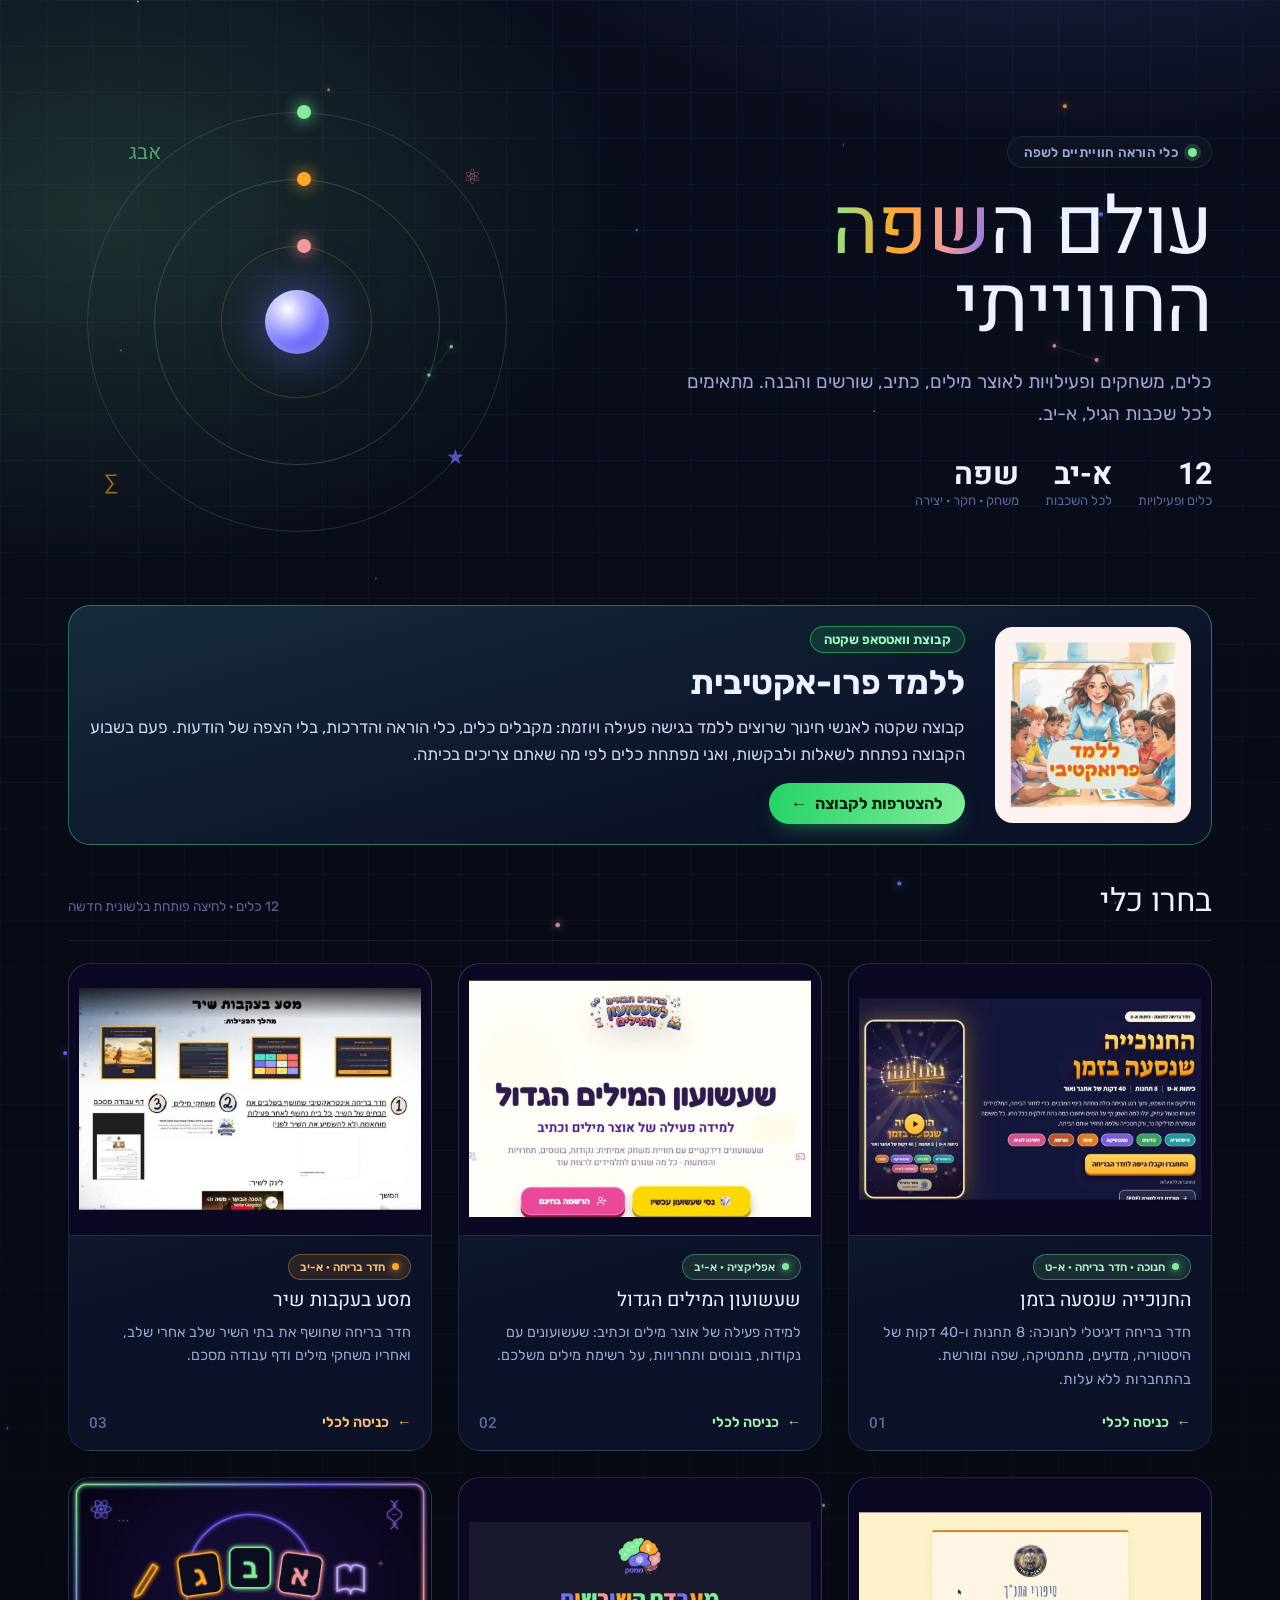
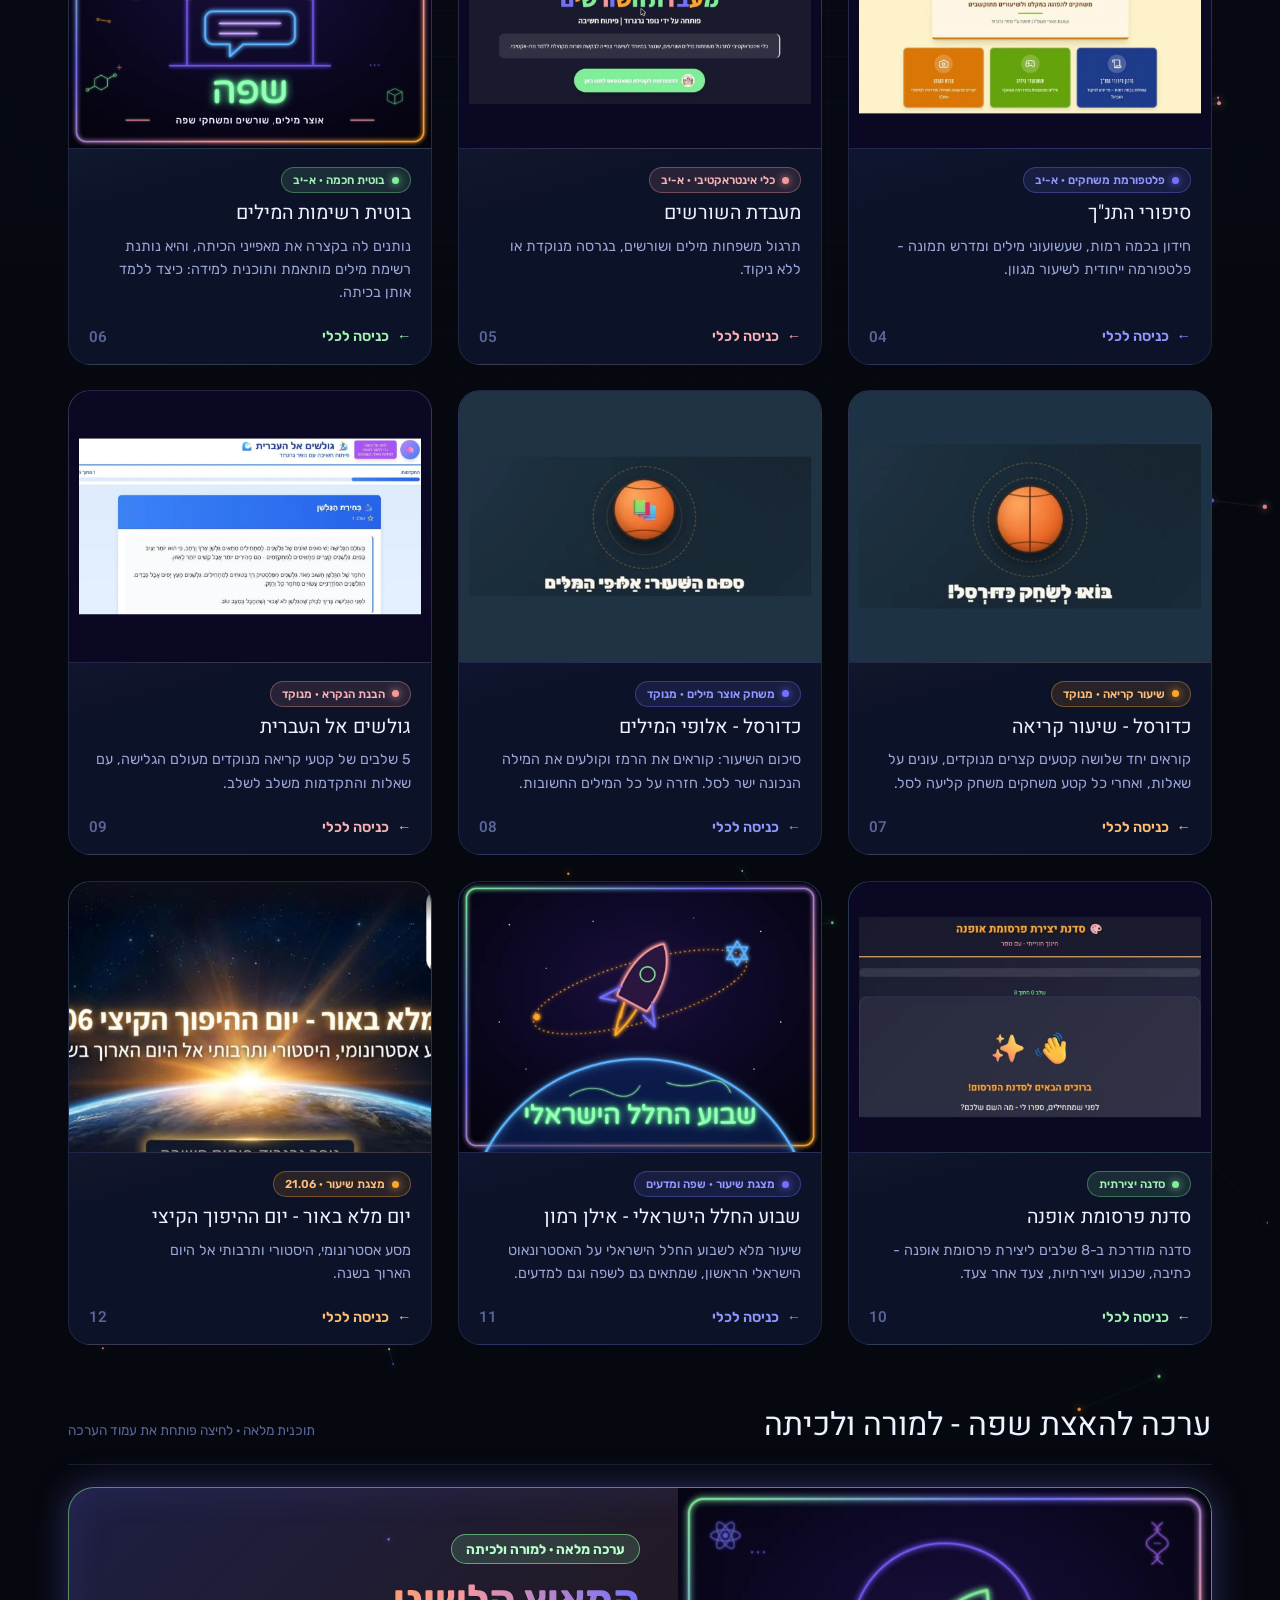
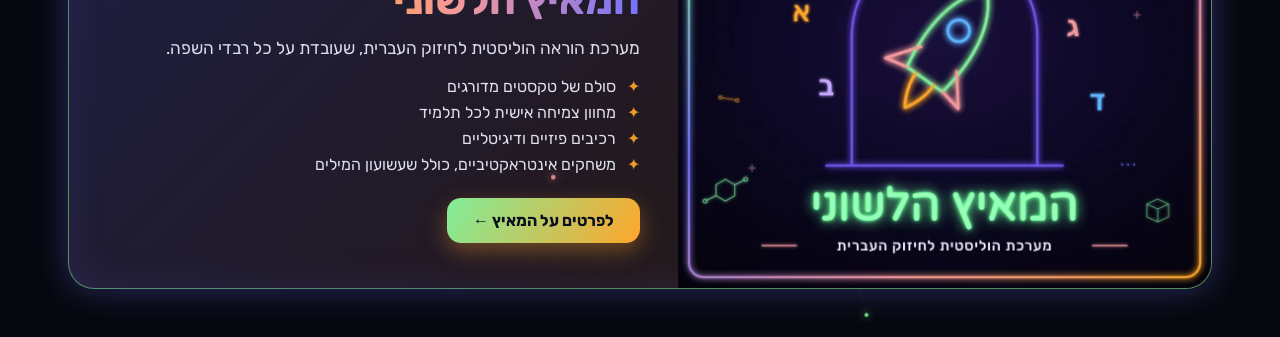
<file: language/index.html>
<!DOCTYPE html>
<html lang="he" dir="rtl">
<head>
<meta charset="UTF-8">
<meta name="viewport" content="width=device-width, initial-scale=1.0">
<title>תרגולים חווייתיים בשפה - נופר גרגרוד</title>
<meta name="googlebot" content="noindex, indexifembedded">
<meta name="description" content="כלים, משחקים ופעילויות חווייתיות בשפה: אוצר מילים, כתיב, שורשים והבנת הנקרא | נופר גרגרוד">
<link rel="preconnect" href="https://fonts.googleapis.com">
<link rel="preconnect" href="https://fonts.gstatic.com" crossorigin>
<link href="https://fonts.googleapis.com/css2?family=Heebo:wght@400;500;700&family=Rubik:wght@300;400;500;600;700&family=Secular+One&display=swap" rel="stylesheet">
<link rel="stylesheet" href="../assets/styles.css">
<style>
.feature{display:grid;grid-template-columns:minmax(0,1.05fr) minmax(0,1.2fr);gap:0;align-items:stretch;text-decoration:none;color:inherit;border-radius:26px;overflow:hidden;position:relative;
  background:linear-gradient(135deg,rgba(115,113,252,.22),rgba(244,152,156,.12) 55%,rgba(255,166,43,.14));
  border:1.5px solid rgba(128,237,153,.55);box-shadow:0 0 34px rgba(115,113,252,.35),inset 0 0 40px rgba(115,113,252,.12);transition:transform .2s,box-shadow .2s}
.feature:hover{transform:translateY(-4px);box-shadow:0 0 48px rgba(128,237,153,.4),inset 0 0 40px rgba(115,113,252,.16)}
.feature-pic{background:#0b0822;display:flex}
.feature-pic img{width:100%;height:100%;object-fit:cover;display:block;min-height:260px}
.feature-body{padding:34px 38px;display:flex;flex-direction:column;justify-content:center;gap:12px}
.feature-tag{align-self:flex-start;font-size:.85rem;font-weight:700;padding:6px 14px;border-radius:999px;background:rgba(128,237,153,.16);border:1px solid rgba(128,237,153,.6);color:#b9ffcb}
.feature h3{font-size:clamp(1.8rem,3.4vw,2.6rem);margin:0;line-height:1.15;background:linear-gradient(90deg,#80ed99,#ffa62b,#f4989c,#7371fc);-webkit-background-clip:text;background-clip:text;color:transparent}
.feature p{margin:0;font-size:1.08rem;opacity:.9;line-height:1.6}
.feature ul{margin:2px 0 6px;padding:0;list-style:none;display:grid;gap:7px}
.feature li{position:relative;padding-inline-start:24px;opacity:.92}
.feature li::before{content:"✦";position:absolute;inset-inline-start:0;color:#ffa62b}
.feature-cta{align-self:flex-start;margin-top:6px;padding:13px 26px;border-radius:14px;font-weight:700;color:#0a0e1d;background:linear-gradient(120deg,#80ed99,#ffa62b);box-shadow:0 8px 22px rgba(255,166,43,.35)}
@media(max-width:760px){.feature{grid-template-columns:1fr}.feature-body{padding:24px 22px}.feature-pic img{min-height:200px}}
</style>
</head>
<body>

<!-- ================= COSMIC BACKDROP ================= -->
<div class="cosmos" aria-hidden="true">
  <canvas id="net"></canvas>
</div>

<main class="shell">

  <!-- ================= HERO ================= -->
  <header class="hero">
    <div class="hero-text">
      <span class="kicker"><span class="dot"></span>כלי הוראה חווייתיים לשפה</span>
      <h1>עולם ה<span class="grad">שפה</span> החווייתי</h1>
      <p class="lead">כלים, משחקים ופעילויות לאוצר מילים, כתיב, שורשים והבנה. מתאימים לכל שכבות הגיל, א-יב.</p>
      <div class="stats"><div class="stat"><b>12</b><span>כלים ופעילויות</span></div><div class="stat"><b>א-יב</b><span>לכל השכבות</span></div><div class="stat"><b>שפה</b><span>משחק · חקר · יצירה</span></div></div>
    </div>
    <div class="orbits" aria-hidden="true">
      <div class="ring r1"></div><div class="ring r2"></div><div class="ring r3"></div>
      <div class="spin s1"><div class="electron"></div></div>
      <div class="spin s2"><div class="electron"></div></div>
      <div class="spin s3"><div class="electron"></div></div>
      <div class="nucleus"></div>
      <span class="glyph g1">אבג</span>
      <span class="glyph g2">∑</span>
      <span class="glyph g3">⚛</span>
      <span class="glyph g4">★</span>
    </div>
  </header>

  <a class="group-banner" href="https://chat.whatsapp.com/J5yXQE9sR7aHMs200KiOTX" target="_blank" rel="noopener">
    <div class="group-pic"><img src="../images/groups/proactive.webp" alt="ללמד פרו-אקטיבית" loading="lazy"></div>
    <div class="group-body">
      <span class="group-tag">קבוצת וואטסאפ שקטה</span>
      <h3>ללמד פרו-אקטיבית</h3>
      <p>קבוצה שקטה לאנשי חינוך שרוצים ללמד בגישה פעילה ויוזמת: מקבלים כלים, כלי הוראה והדרכות, בלי הצפה של הודעות. פעם בשבוע הקבוצה נפתחת לשאלות ולבקשות, ואני מפתחת כלים לפי מה שאתם צריכים בכיתה.</p>
      <span class="group-cta">להצטרפות לקבוצה <span class="arrow">←</span></span>
    </div>
  </a>

  <div class="section-head">
    <h2>בחרו כלי</h2>
    <span class="count">12 כלים · לחיצה פותחת בלשונית חדשה</span>
  </div>

  <section class="grid" id="grid">

    <a class="card" style="--accent:#80ed99" href="https://hanukkah.sciencedu.online" target="_blank" rel="noopener">
      <div class="thumb">
        <img class="shot" src="../images/tools/hanukkah.webp" alt="החנוכייה שנסעה בזמן" loading="lazy">
      </div>
      <div class="body">
        <span class="cat"><span class="cdot"></span>חנוכה · חדר בריחה · א-ט</span>
        <h3>החנוכייה שנסעה בזמן</h3>
        <p>חדר בריחה דיגיטלי לחנוכה: 8 תחנות ו-40 דקות של היסטוריה, מדעים, מתמטיקה, שפה ומורשת. בהתחברות ללא עלות.</p>
        <span class="go"><span class="arrow">←</span>כניסה לכלי<span class="num">01</span></span>
      </div>
    </a>


    <a class="card" style="--accent:#80ed99" href="https://words-show-by-nofar.com/" target="_blank" rel="noopener">
      <div class="thumb">
        <img class="shot" src="../images/tools/words-show.webp" alt="שעשועון המילים הגדול" loading="lazy">
      </div>
      <div class="body">
        <span class="cat"><span class="cdot"></span>אפליקציה · א-יב</span>
        <h3>שעשועון המילים הגדול</h3>
        <p>למידה פעילה של אוצר מילים וכתיב: שעשועונים עם נקודות, בונוסים ותחרויות, על רשימת מילים משלכם.</p>
        <span class="go"><span class="arrow">←</span>כניסה לכלי<span class="num">02</span></span>
      </div>
    </a>

    <a class="card" style="--accent:#ffa62b" href="https://www.canva.com/design/DAG_DbvNfSo/QaniPNjxZUGzl_t5_YuZSQ/view" target="_blank" rel="noopener">
      <div class="thumb">
        <img class="shot" src="../images/tools/poem-journey.webp" alt="מסע בעקבות שיר" loading="lazy">
      </div>
      <div class="body">
        <span class="cat"><span class="cdot"></span>חדר בריחה · א-יב</span>
        <h3>מסע בעקבות שיר</h3>
        <p>חדר בריחה שחושף את בתי השיר שלב אחרי שלב, ואחריו משחקי מילים ודף עבודה מסכם.</p>
        <span class="go"><span class="arrow">←</span>כניסה לכלי<span class="num">03</span></span>
      </div>
    </a>

    <a class="card" style="--accent:#7371fc" href="https://ai.studio/apps/777307b0-0926-4e9c-a0f4-ecef8b50a4e6" target="_blank" rel="noopener">
      <div class="thumb">
        <img class="shot" src="../images/tools/tanach.webp" alt="סיפורי התנ&quot;ך" loading="lazy">
      </div>
      <div class="body">
        <span class="cat"><span class="cdot"></span>פלטפורמת משחקים · א-יב</span>
        <h3>סיפורי התנ"ך</h3>
        <p>חידון בכמה רמות, שעשועוני מילים ומדרש תמונה - פלטפורמה ייחודית לשיעור מגוון.</p>
        <span class="go"><span class="arrow">←</span>כניסה לכלי<span class="num">04</span></span>
      </div>
    </a>

    <a class="card" style="--accent:#f4989c" href="https://sites.google.com/view/root-lab-nofar/%D7%91%D7%99%D7%AA" target="_blank" rel="noopener">
      <div class="thumb">
        <img class="shot" src="../images/tools/root-lab.webp" alt="מעבדת השורשים" loading="lazy">
      </div>
      <div class="body">
        <span class="cat"><span class="cdot"></span>כלי אינטראקטיבי · א-יב</span>
        <h3>מעבדת השורשים</h3>
        <p>תרגול משפחות מילים ושורשים, בגרסה מנוקדת או ללא ניקוד.</p>
        <span class="go"><span class="arrow">←</span>כניסה לכלי<span class="num">05</span></span>
      </div>
    </a>

    <a class="card" style="--accent:#80ed99" href="https://gemini.google.com/gem/1tbWsXMVCFFiNlH0Tjn29IDQZbq8xTcd_?usp=sharing" target="_blank" rel="noopener">
      <div class="thumb">
        <img class="shot" src="../images/h3.webp" alt="בוטית רשימות המילים" loading="lazy">
      </div>
      <div class="body">
        <span class="cat"><span class="cdot"></span>בוטית חכמה · א-יב</span>
        <h3>בוטית רשימות המילים</h3>
        <p>נותנים לה בקצרה את מאפייני הכיתה, והיא נותנת רשימת מילים מותאמת ותוכנית למידה: כיצד ללמד אותן בכיתה.</p>
        <span class="go"><span class="arrow">←</span>כניסה לכלי<span class="num">06</span></span>
      </div>
    </a>

    <a class="card" style="--accent:#ffa62b" href="https://claude.ai/artifact/PyP8QRP8Zhx9PVprojnCjr" target="_blank" rel="noopener">
      <div class="thumb">
        <img class="shot" src="../images/tools/basketball-reading.webp" alt="כדורסל - שיעור קריאה" loading="lazy">
      </div>
      <div class="body">
        <span class="cat"><span class="cdot"></span>שיעור קריאה · מנוקד</span>
        <h3>כדורסל - שיעור קריאה</h3>
        <p>קוראים יחד שלושה קטעים קצרים מנוקדים, עונים על שאלות, ואחרי כל קטע משחקים משחק קליעה לסל.</p>
        <span class="go"><span class="arrow">←</span>כניסה לכלי<span class="num">07</span></span>
      </div>
    </a>

    <a class="card" style="--accent:#7371fc" href="https://claude.ai/artifact/JuFqxuiDZsWHHnTbMvWKXM" target="_blank" rel="noopener">
      <div class="thumb">
        <img class="shot" src="../images/tools/basketball-words.webp" alt="כדורסל - אלופי המילים" loading="lazy">
      </div>
      <div class="body">
        <span class="cat"><span class="cdot"></span>משחק אוצר מילים · מנוקד</span>
        <h3>כדורסל - אלופי המילים</h3>
        <p>סיכום השיעור: קוראים את הרמז וקולעים את המילה הנכונה ישר לסל. חזרה על כל המילים החשובות.</p>
        <span class="go"><span class="arrow">←</span>כניסה לכלי<span class="num">08</span></span>
      </div>
    </a>

    <a class="card" style="--accent:#f4989c" href="https://claude.ai/artifact/LyUNHj21dMmVUQ6R7Qk3r8" target="_blank" rel="noopener">
      <div class="thumb">
        <img class="shot" src="../images/tools/surfing-hebrew.webp" alt="גולשים אל העברית" loading="lazy">
      </div>
      <div class="body">
        <span class="cat"><span class="cdot"></span>הבנת הנקרא · מנוקד</span>
        <h3>גולשים אל העברית</h3>
        <p>5 שלבים של קטעי קריאה מנוקדים מעולם הגלישה, עם שאלות והתקדמות משלב לשלב.</p>
        <span class="go"><span class="arrow">←</span>כניסה לכלי<span class="num">09</span></span>
      </div>
    </a>

    <a class="card" style="--accent:#80ed99" href="https://claude.ai/artifact/G7sjaNNJ6AWAVhXLPFyVbz" target="_blank" rel="noopener">
      <div class="thumb">
        <img class="shot" src="../images/tools/fashion-ad.webp" alt="סדנת פרסומת אופנה" loading="lazy">
      </div>
      <div class="body">
        <span class="cat"><span class="cdot"></span>סדנה יצירתית</span>
        <h3>סדנת פרסומת אופנה</h3>
        <p>סדנה מודרכת ב-8 שלבים ליצירת פרסומת אופנה - כתיבה, שכנוע ויצירתיות, צעד אחר צעד.</p>
        <span class="go"><span class="arrow">←</span>כניסה לכלי<span class="num">10</span></span>
      </div>
    </a>


    <a class="card" style="--accent:#7371fc" href="https://canva.link/yjhljhae2chibsu" target="_blank" rel="noopener">
      <div class="thumb">
        <img class="shot" src="../images/17.webp" alt="שבוע החלל הישראלי" loading="lazy">
      </div>
      <div class="body">
        <span class="cat"><span class="cdot"></span>מצגת שיעור · שפה ומדעים</span>
        <h3>שבוע החלל הישראלי - אילן רמון</h3>
        <p>שיעור מלא לשבוע החלל הישראלי על האסטרונאוט הישראלי הראשון, שמתאים גם לשפה וגם למדעים.</p>
        <span class="go"><span class="arrow">←</span>כניסה לכלי<span class="num">11</span></span>
      </div>
    </a>

    <a class="card" style="--accent:#ffa62b" href="https://canva.link/bex8fonshpr2160" target="_blank" rel="noopener">
      <div class="thumb">
        <img class="shot" src="../images/tools/solstice-light.webp" alt="יום מלא באור - יום ההיפוך הקיצי" loading="lazy">
      </div>
      <div class="body">
        <span class="cat"><span class="cdot"></span>מצגת שיעור · 21.06</span>
        <h3>יום מלא באור - יום ההיפוך הקיצי</h3>
        <p>מסע אסטרונומי, היסטורי ותרבותי אל היום הארוך בשנה.</p>
        <span class="go"><span class="arrow">←</span>כניסה לכלי<span class="num">12</span></span>
      </div>
    </a>

  </section>

  <div class="section-head" style="margin-top:56px">
    <h2>ערכה להאצת שפה - למורה ולכיתה</h2>
    <span class="count">תוכנית מלאה · לחיצה פותחת את עמוד הערכה</span>
  </div>

  <a class="feature" href="https://www.sciencedu.online/accelerator-landing" target="_top" rel="noopener">
    <div class="feature-pic"><img src="../images/tools/accelerator.webp" alt="המאיץ הלשוני" loading="lazy"></div>
    <div class="feature-body">
      <span class="feature-tag">ערכה מלאה · למורה ולכיתה</span>
      <h3>המאיץ הלשוני</h3>
      <p>מערכת הוראה הוליסטית לחיזוק העברית, שעובדת על כל רבדי השפה.</p>
      <ul>
        <li>סולם של טקסטים מדורגים</li>
        <li>מחוון צמיחה אישית לכל תלמיד</li>
        <li>רכיבים פיזיים ודיגיטליים</li>
        <li>משחקים אינטראקטיביים, כולל שעשועון המילים</li>
      </ul>
      <span class="feature-cta">לפרטים על המאיץ <span class="arrow">←</span></span>
    </div>
  </a>



  <!-- ================= FOOTER ================= -->
  <footer class="foot">
    <span class="sig"><span class="dot" style="width:9px;height:9px;border-radius:50%;background:var(--green);display:inline-block"></span><b>נופר</b> · כלי הוראה ולמידה בשפה</span>
    <span>נבנה לחקר, לסקרנות וללמידה פעילה ✦</span>
  </footer>

</main>

<!-- ================= TWEAKS PANEL (design-time only) ================= -->
<aside id="tweaks" aria-label="Tweaks">
  <div class="tk-head">
    <b>Tweaks</b>
    <button class="tk-x" id="tk-close" title="סגירה">✕</button>
  </div>
  <div class="tk-row">
    <label>ערכת מצב</label>
    <div class="seg" data-tk="light">
      <button data-v="false" class="on">כהה</button>
      <button data-v="true">בהיר</button>
    </div>
  </div>
  <div class="tk-row">
    <label>צביעת כרטיסים</label>
    <div class="swatches" data-tk="scheme">
      <button data-v="multi" class="on" title="מגוון" style="background:conic-gradient(#80ed99,#ffa62b,#f4989c,#7371fc,#80ed99)"></button>
      <button data-v="#80ed99" style="background:#80ed99"></button>
      <button data-v="#ffa62b" style="background:#ffa62b"></button>
      <button data-v="#7371fc" style="background:#7371fc"></button>
      <button data-v="#f4989c" style="background:#f4989c"></button>
    </div>
  </div>
  <div class="tk-row">
    <label>פונט כותרות</label>
    <div class="seg" data-tk="displayFont">
      <button data-v="Secular One" class="on">Secular</button>
      <button data-v="Rubik">Rubik</button>
      <button data-v="Heebo">Heebo</button>
    </div>
  </div>
  <div class="tk-row">
    <label>עוצמת תנועה <span id="tk-motion-v">100%</span></label>
    <input type="range" data-tk="motion" min="0" max="1.6" step="0.1" value="1">
  </div>
  <div class="tk-row">
    <label>צפיפות רשת <span id="tk-grid-v">בינונית</span></label>
    <input type="range" data-tk="gridMin" min="260" max="380" step="20" value="300">
  </div>
</aside>

<!-- single editable defaults block (host rewrites this on disk) -->
<script>
  window.TWEAK_DEFAULTS = /*EDITMODE-BEGIN*/{
    "light": false,
    "scheme": "multi",
    "displayFont": "Heebo",
    "motion": 1,
    "gridMin": 300
  }/*EDITMODE-END*/;
</script>

<!-- thumbnail for offline bundle splash -->
<template id="__bundler_thumbnail">
  <svg viewBox="0 0 100 100" xmlns="http://www.w3.org/2000/svg">
    <rect width="100" height="100" fill="#0a0e1d"/>
    <g transform="translate(50 50)" fill="none" stroke="#80ed99" stroke-width="3">
      <ellipse rx="26" ry="11"/>
      <ellipse rx="26" ry="11" transform="rotate(60)"/>
      <ellipse rx="26" ry="11" transform="rotate(120)"/>
    </g>
    <circle cx="50" cy="50" r="5" fill="#7371fc"/>
  </svg>
</template>

<script src="../assets/app.js"></script>
<script src="../assets/tweaks.js"></script>
</body>
</html>
</file>
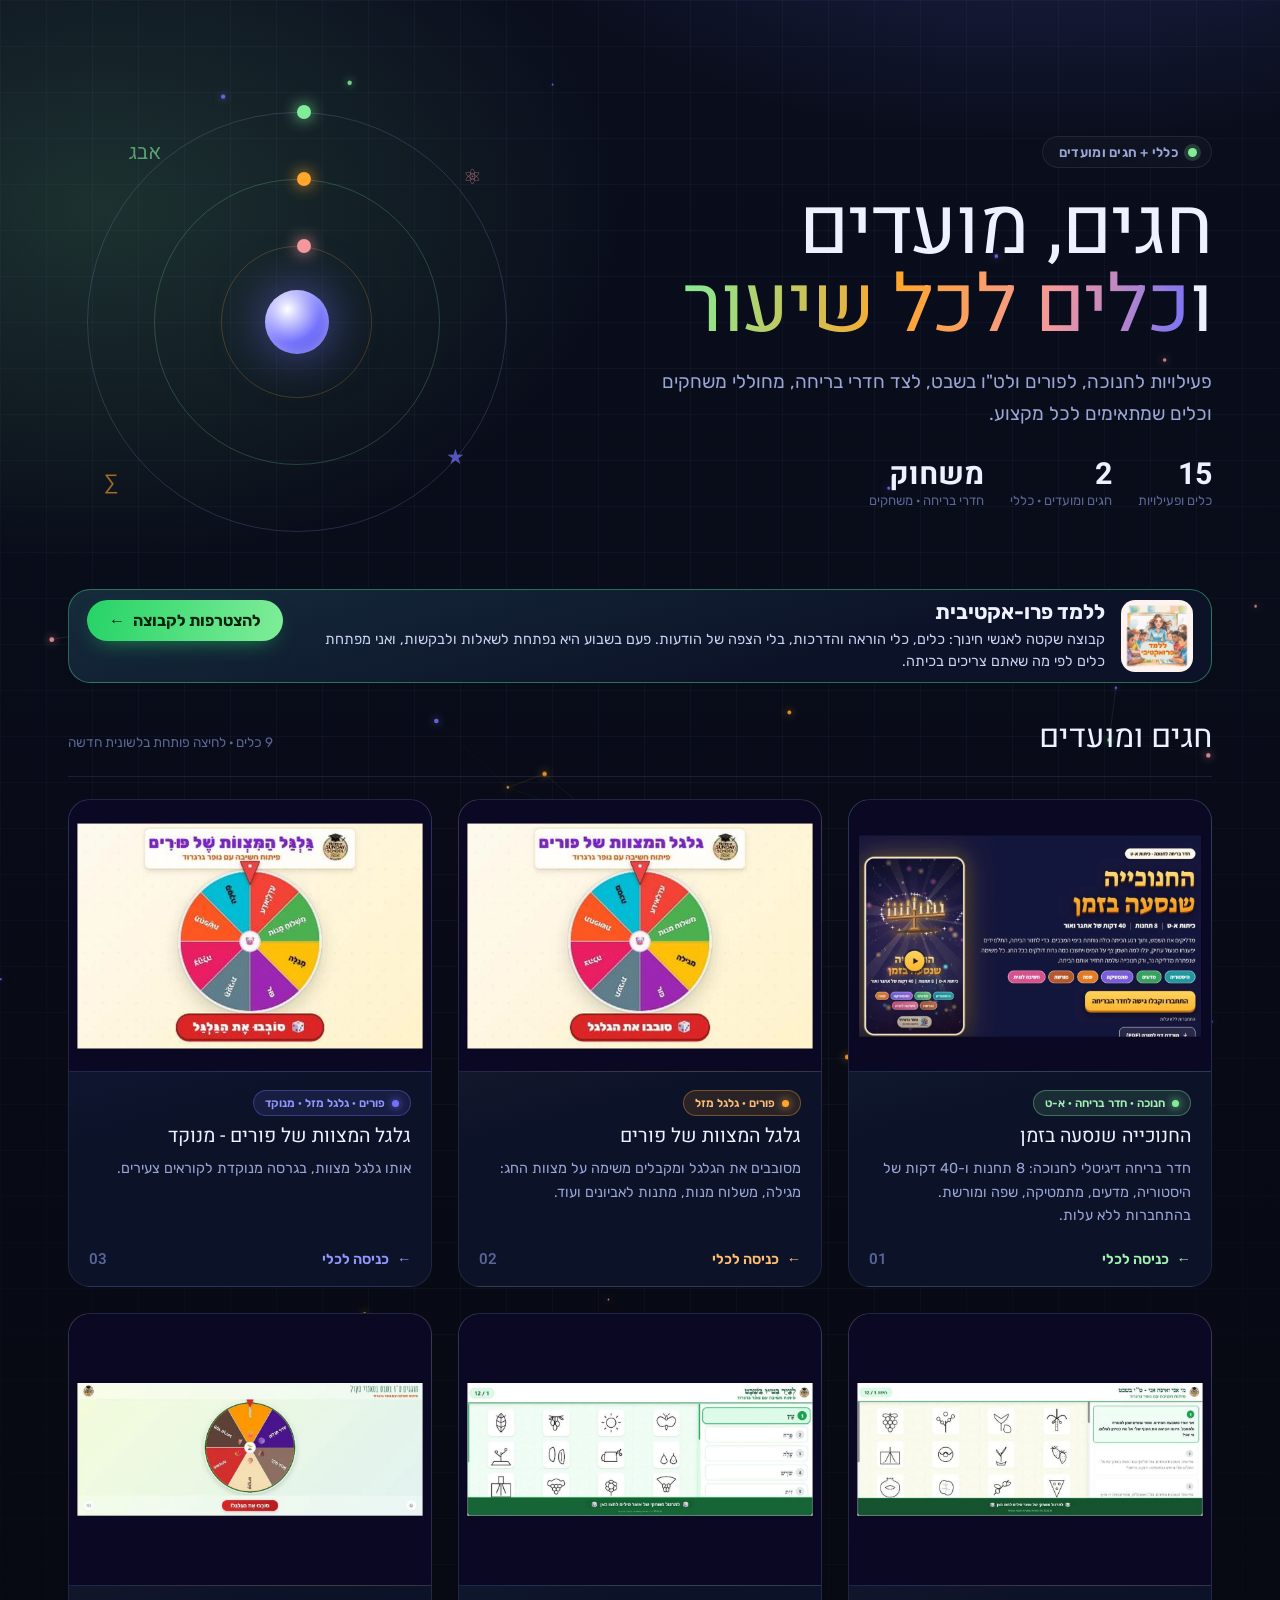
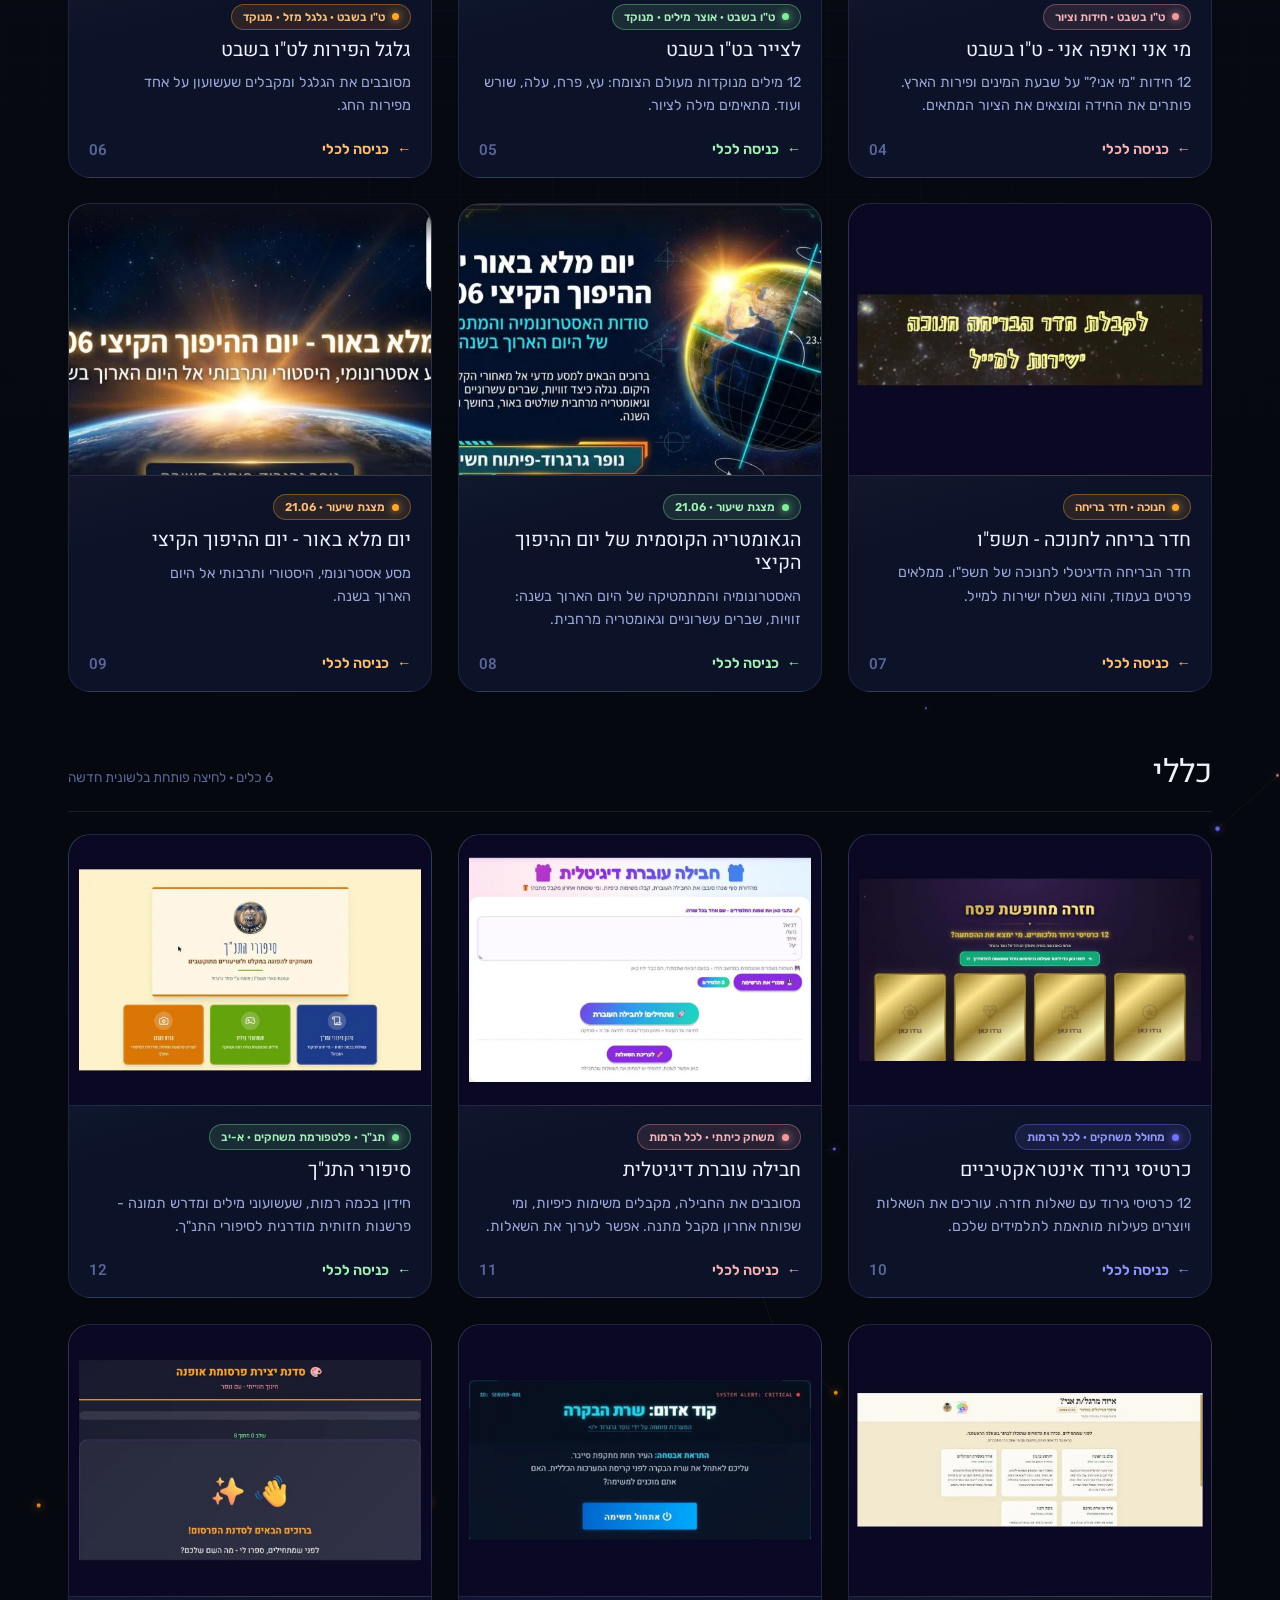
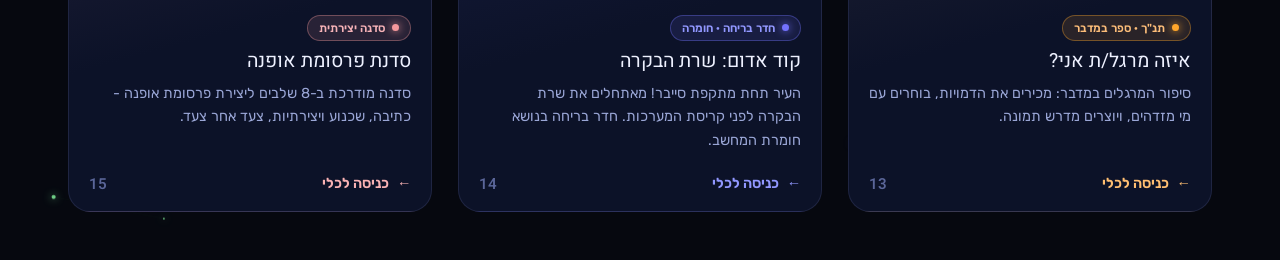
<file: more/index.html>
<!DOCTYPE html>
<html lang="he" dir="rtl">
<head>
<meta charset="UTF-8">
<meta name="viewport" content="width=device-width, initial-scale=1.0">
<title>כללי + חגים ומועדים - נופר גרגרוד</title>
<meta name="googlebot" content="noindex, indexifembedded">
<meta name="description" content="משחקים, חדרי בריחה ופעילויות אינטראקטיביות לחגים ולמועדים, וכלים כלליים לכיתה | נופר גרגרוד">
<link rel="preconnect" href="https://fonts.googleapis.com">
<link rel="preconnect" href="https://fonts.gstatic.com" crossorigin>
<link href="https://fonts.googleapis.com/css2?family=Heebo:wght@400;500;700&family=Rubik:wght@300;400;500;600;700&family=Secular+One&display=swap" rel="stylesheet">
<link rel="stylesheet" href="../assets/styles.css">
</head>
<body>

<!-- ================= COSMIC BACKDROP ================= -->
<div class="cosmos" aria-hidden="true">
  <canvas id="net"></canvas>
</div>

<main class="shell">

  <!-- ================= HERO ================= -->
  <header class="hero">
    <div class="hero-text">
      <span class="kicker"><span class="dot"></span>כללי + חגים ומועדים</span>
      <h1>חגים, מועדים ו<span class="grad">כלים לכל שיעור</span></h1>
      <p class="lead">פעילויות לחנוכה, לפורים ולט"ו בשבט, לצד חדרי בריחה, מחוללי משחקים וכלים שמתאימים לכל מקצוע.</p>
      <div class="stats"><div class="stat"><b>15</b><span>כלים ופעילויות</span></div><div class="stat"><b>2</b><span>חגים ומועדים · כללי</span></div><div class="stat"><b>משחוק</b><span>חדרי בריחה · משחקים</span></div></div>
    </div>
    <div class="orbits" aria-hidden="true">
      <div class="ring r1"></div><div class="ring r2"></div><div class="ring r3"></div>
      <div class="spin s1"><div class="electron"></div></div>
      <div class="spin s2"><div class="electron"></div></div>
      <div class="spin s3"><div class="electron"></div></div>
      <div class="nucleus"></div>
      <span class="glyph g1">אבג</span>
      <span class="glyph g2">∑</span>
      <span class="glyph g3">⚛</span>
      <span class="glyph g4">★</span>
    </div>
  </header>

  <a class="group-banner slim" href="https://chat.whatsapp.com/J5yXQE9sR7aHMs200KiOTX" target="_blank" rel="noopener">
    <div class="group-pic"><img src="../images/groups/proactive.webp" alt="ללמד פרו-אקטיבית" loading="lazy"></div>
    <div class="group-body">
      <span class="group-tag">קבוצת וואטסאפ שקטה</span>
      <h3>ללמד פרו-אקטיבית</h3>
      <p>קבוצה שקטה לאנשי חינוך: כלים, כלי הוראה והדרכות, בלי הצפה של הודעות. פעם בשבוע היא נפתחת לשאלות ולבקשות, ואני מפתחת כלים לפי מה שאתם צריכים בכיתה.</p>
      <span class="group-cta">להצטרפות לקבוצה <span class="arrow">←</span></span>
    </div>
  </a>

  <div class="section-head">
    <h2>חגים ומועדים</h2>
    <span class="count">9 כלים · לחיצה פותחת בלשונית חדשה</span>
  </div>

  <section class="grid" id="grid">

    <a class="card" style="--accent:#80ed99" href="https://hanukkah.sciencedu.online" target="_blank" rel="noopener">
      <div class="thumb">
        <img class="shot" src="../images/tools/hanukkah.webp" alt="החנוכייה שנסעה בזמן" loading="lazy">
      </div>
      <div class="body">
        <span class="cat"><span class="cdot"></span>חנוכה · חדר בריחה · א-ט</span>
        <h3>החנוכייה שנסעה בזמן</h3>
        <p>חדר בריחה דיגיטלי לחנוכה: 8 תחנות ו-40 דקות של היסטוריה, מדעים, מתמטיקה, שפה ומורשת. בהתחברות ללא עלות.</p>
        <span class="go"><span class="arrow">←</span>כניסה לכלי<span class="num">01</span></span>
      </div>
    </a>

    <a class="card" style="--accent:#ffa62b" href="https://gemini.google.com/share/ec2380079d1f" target="_blank" rel="noopener">
      <div class="thumb">
        <img class="shot" src="../images/tools/purim-wheel.webp" alt="גלגל המצוות של פורים" loading="lazy">
      </div>
      <div class="body">
        <span class="cat"><span class="cdot"></span>פורים · גלגל מזל</span>
        <h3>גלגל המצוות של פורים</h3>
        <p>מסובבים את הגלגל ומקבלים משימה על מצוות החג: מגילה, משלוח מנות, מתנות לאביונים ועוד.</p>
        <span class="go"><span class="arrow">←</span>כניסה לכלי<span class="num">02</span></span>
      </div>
    </a>

    <a class="card" style="--accent:#7371fc" href="https://gemini.google.com/share/748d26b0f818" target="_blank" rel="noopener">
      <div class="thumb">
        <img class="shot" src="../images/tools/purim-wheel-nikud.webp" alt="גלגל המצוות של פורים - מנוקד" loading="lazy">
      </div>
      <div class="body">
        <span class="cat"><span class="cdot"></span>פורים · גלגל מזל · מנוקד</span>
        <h3>גלגל המצוות של פורים - מנוקד</h3>
        <p>אותו גלגל מצוות, בגרסה מנוקדת לקוראים צעירים.</p>
        <span class="go"><span class="arrow">←</span>כניסה לכלי<span class="num">03</span></span>
      </div>
    </a>

    <a class="card" style="--accent:#f4989c" href="https://gemini.google.com/share/aa9dc861220d" target="_blank" rel="noopener">
      <div class="thumb">
        <img class="shot" src="../images/tools/tubishvat-whoami.webp" alt="מי אני ואיפה אני - ט&quot;ו בשבט" loading="lazy">
      </div>
      <div class="body">
        <span class="cat"><span class="cdot"></span>ט"ו בשבט · חידות וציור</span>
        <h3>מי אני ואיפה אני - ט"ו בשבט</h3>
        <p>12 חידות "מי אני?" על שבעת המינים ופירות הארץ. פותרים את החידה ומוצאים את הציור המתאים.</p>
        <span class="go"><span class="arrow">←</span>כניסה לכלי<span class="num">04</span></span>
      </div>
    </a>

    <a class="card" style="--accent:#80ed99" href="https://gemini.google.com/share/fcfc5f14c8ca" target="_blank" rel="noopener">
      <div class="thumb">
        <img class="shot" src="../images/tools/tubishvat-draw.webp" alt="לצייר בט&quot;ו בשבט" loading="lazy">
      </div>
      <div class="body">
        <span class="cat"><span class="cdot"></span>ט"ו בשבט · אוצר מילים · מנוקד</span>
        <h3>לצייר בט"ו בשבט</h3>
        <p>12 מילים מנוקדות מעולם הצומח: עץ, פרח, עלה, שורש ועוד. מתאימים מילה לציור.</p>
        <span class="go"><span class="arrow">←</span>כניסה לכלי<span class="num">05</span></span>
      </div>
    </a>

    <a class="card" style="--accent:#ffa62b" href="https://gemini.google.com/share/0c721d1126bd" target="_blank" rel="noopener">
      <div class="thumb">
        <img class="shot" src="../images/tools/fruit-wheel.webp" alt="גלגל הפירות לט&quot;ו בשבט" loading="lazy">
      </div>
      <div class="body">
        <span class="cat"><span class="cdot"></span>ט"ו בשבט · גלגל מזל · מנוקד</span>
        <h3>גלגל הפירות לט"ו בשבט</h3>
        <p>מסובבים את הגלגל ומקבלים שעשועון על אחד מפירות החג.</p>
        <span class="go"><span class="arrow">←</span>כניסה לכלי<span class="num">06</span></span>
      </div>
    </a>

    <a class="card" style="--accent:#ffa62b" href="https://www.sciencedu.online/hanukka-form" target="_blank" rel="noopener">
      <div class="thumb">
        <img class="shot" src="../images/tools/hanukkah-5786.webp" alt="חדר בריחה לחנוכה תשפ&quot;ו" loading="lazy">
      </div>
      <div class="body">
        <span class="cat"><span class="cdot"></span>חנוכה · חדר בריחה</span>
        <h3>חדר בריחה לחנוכה - תשפ"ו</h3>
        <p>חדר הבריחה הדיגיטלי לחנוכה של תשפ"ו. ממלאים פרטים בעמוד, והוא נשלח ישירות למייל.</p>
        <span class="go"><span class="arrow">←</span>כניסה לכלי<span class="num">07</span></span>
      </div>
    </a>

    <a class="card" style="--accent:#80ed99" href="https://canva.link/tvtuhjbr0oazyre" target="_blank" rel="noopener">
      <div class="thumb">
        <img class="shot" src="../images/tools/solstice-math.webp" alt="הגאומטריה הקוסמית של יום ההיפוך הקיצי" loading="lazy">
      </div>
      <div class="body">
        <span class="cat"><span class="cdot"></span>מצגת שיעור · 21.06</span>
        <h3>הגאומטריה הקוסמית של יום ההיפוך הקיצי</h3>
        <p>האסטרונומיה והמתמטיקה של היום הארוך בשנה: זוויות, שברים עשרוניים וגאומטריה מרחבית.</p>
        <span class="go"><span class="arrow">←</span>כניסה לכלי<span class="num">08</span></span>
      </div>
    </a>

<a class="card" style="--accent:#ffa62b" href="https://canva.link/bex8fonshpr2160" target="_blank" rel="noopener">
      <div class="thumb">
        <img class="shot" src="../images/tools/solstice-light.webp" alt="יום מלא באור - יום ההיפוך הקיצי" loading="lazy">
      </div>
      <div class="body">
        <span class="cat"><span class="cdot"></span>מצגת שיעור · 21.06</span>
        <h3>יום מלא באור - יום ההיפוך הקיצי</h3>
        <p>מסע אסטרונומי, היסטורי ותרבותי אל היום הארוך בשנה.</p>
        <span class="go"><span class="arrow">←</span>כניסה לכלי<span class="num">09</span></span>
      </div>
    </a>

  </section>

  <div class="section-head" style="margin-top:56px">
    <h2>כללי</h2>
    <span class="count">6 כלים · לחיצה פותחת בלשונית חדשה</span>
  </div>

  <section class="grid">

    <a class="card" style="--accent:#7371fc" href="https://gemini.google.com/share/b7d344a3b3fe" target="_blank" rel="noopener">
      <div class="thumb">
        <img class="shot" src="../images/tools/scratch.webp" alt="כרטיסי גירוד אינטראקטיביים" loading="lazy">
      </div>
      <div class="body">
        <span class="cat"><span class="cdot"></span>מחולל משחקים · לכל הרמות</span>
        <h3>כרטיסי גירוד אינטראקטיביים</h3>
        <p>12 כרטיסי גירוד עם שאלות חזרה. עורכים את השאלות ויוצרים פעילות מותאמת לתלמידים שלכם.</p>
        <span class="go"><span class="arrow">←</span>כניסה לכלי<span class="num">10</span></span>
      </div>
    </a>

    <a class="card" style="--accent:#f4989c" href="https://nofarg8.github.io/Pass-the-parcel/" target="_blank" rel="noopener">
      <div class="thumb">
        <img class="shot" src="../images/tools/pass-the-parcel.webp" alt="חבילה עוברת דיגיטלית" loading="lazy">
      </div>
      <div class="body">
        <span class="cat"><span class="cdot"></span>משחק כיתתי · לכל הרמות</span>
        <h3>חבילה עוברת דיגיטלית</h3>
        <p>מסובבים את החבילה, מקבלים משימות כיפיות, ומי שפותח אחרון מקבל מתנה. אפשר לערוך את השאלות.</p>
        <span class="go"><span class="arrow">←</span>כניסה לכלי<span class="num">11</span></span>
      </div>
    </a>

    <a class="card" style="--accent:#80ed99" href="https://ai.studio/apps/777307b0-0926-4e9c-a0f4-ecef8b50a4e6" target="_blank" rel="noopener">
      <div class="thumb">
        <img class="shot" src="../images/tools/tanach.webp" alt="סיפורי התנ&quot;ך" loading="lazy">
      </div>
      <div class="body">
        <span class="cat"><span class="cdot"></span>תנ"ך · פלטפורמת משחקים · א-יב</span>
        <h3>סיפורי התנ"ך</h3>
        <p>חידון בכמה רמות, שעשועוני מילים ומדרש תמונה - פרשנות חזותית מודרנית לסיפורי התנ"ך.</p>
        <span class="go"><span class="arrow">←</span>כניסה לכלי<span class="num">12</span></span>
      </div>
    </a>

    <a class="card" style="--accent:#ffa62b" href="https://gemini.google.com/share/ae3e48ffd03e" target="_blank" rel="noopener">
      <div class="thumb">
        <img class="shot" src="../images/tools/spies.webp" alt="איזה מרגל/ת אני?" loading="lazy">
      </div>
      <div class="body">
        <span class="cat"><span class="cdot"></span>תנ"ך · ספר במדבר</span>
        <h3>איזה מרגל/ת אני?</h3>
        <p>סיפור המרגלים במדבר: מכירים את הדמויות, בוחרים עם מי מזדהים, ויוצרים מדרש תמונה.</p>
        <span class="go"><span class="arrow">←</span>כניסה לכלי<span class="num">13</span></span>
      </div>
    </a>

    <a class="card" style="--accent:#7371fc" href="https://nofarg8.github.io/hardwar-nofar/" target="_blank" rel="noopener">
      <div class="thumb">
        <img class="shot" src="../images/tools/code-red.webp" alt="קוד אדום: שרת הבקרה" loading="lazy">
      </div>
      <div class="body">
        <span class="cat"><span class="cdot"></span>חדר בריחה · חומרה</span>
        <h3>קוד אדום: שרת הבקרה</h3>
        <p>העיר תחת מתקפת סייבר! מאתחלים את שרת הבקרה לפני קריסת המערכות. חדר בריחה בנושא חומרת המחשב.</p>
        <span class="go"><span class="arrow">←</span>כניסה לכלי<span class="num">14</span></span>
      </div>
    </a>

    <a class="card" style="--accent:#f4989c" href="https://claude.ai/artifact/G7sjaNNJ6AWAVhXLPFyVbz" target="_blank" rel="noopener">
      <div class="thumb">
        <img class="shot" src="../images/tools/fashion-ad.webp" alt="סדנת פרסומת אופנה" loading="lazy">
      </div>
      <div class="body">
        <span class="cat"><span class="cdot"></span>סדנה יצירתית</span>
        <h3>סדנת פרסומת אופנה</h3>
        <p>סדנה מודרכת ב-8 שלבים ליצירת פרסומת אופנה - כתיבה, שכנוע ויצירתיות, צעד אחר צעד.</p>
        <span class="go"><span class="arrow">←</span>כניסה לכלי<span class="num">15</span></span>
      </div>
    </a>

      </section>

  <!-- ================= FOOTER ================= -->
  <footer class="foot">
    <span class="sig"><span class="dot" style="width:9px;height:9px;border-radius:50%;background:var(--green);display:inline-block"></span><b>נופר</b> · כלים לכל תחומי הדעת</span>
    <span>נבנה לחקר, לסקרנות וללמידה פעילה ✦</span>
  </footer>

</main>

<!-- ================= TWEAKS PANEL (design-time only) ================= -->
<aside id="tweaks" aria-label="Tweaks">
  <div class="tk-head">
    <b>Tweaks</b>
    <button class="tk-x" id="tk-close" title="סגירה">✕</button>
  </div>
  <div class="tk-row">
    <label>ערכת מצב</label>
    <div class="seg" data-tk="light">
      <button data-v="false" class="on">כהה</button>
      <button data-v="true">בהיר</button>
    </div>
  </div>
  <div class="tk-row">
    <label>צביעת כרטיסים</label>
    <div class="swatches" data-tk="scheme">
      <button data-v="multi" class="on" title="מגוון" style="background:conic-gradient(#80ed99,#ffa62b,#f4989c,#7371fc,#80ed99)"></button>
      <button data-v="#80ed99" style="background:#80ed99"></button>
      <button data-v="#ffa62b" style="background:#ffa62b"></button>
      <button data-v="#7371fc" style="background:#7371fc"></button>
      <button data-v="#f4989c" style="background:#f4989c"></button>
    </div>
  </div>
  <div class="tk-row">
    <label>פונט כותרות</label>
    <div class="seg" data-tk="displayFont">
      <button data-v="Secular One" class="on">Secular</button>
      <button data-v="Rubik">Rubik</button>
      <button data-v="Heebo">Heebo</button>
    </div>
  </div>
  <div class="tk-row">
    <label>עוצמת תנועה <span id="tk-motion-v">100%</span></label>
    <input type="range" data-tk="motion" min="0" max="1.6" step="0.1" value="1">
  </div>
  <div class="tk-row">
    <label>צפיפות רשת <span id="tk-grid-v">בינונית</span></label>
    <input type="range" data-tk="gridMin" min="260" max="380" step="20" value="300">
  </div>
</aside>

<!-- single editable defaults block (host rewrites this on disk) -->
<script>
  window.TWEAK_DEFAULTS = /*EDITMODE-BEGIN*/{
    "light": false,
    "scheme": "multi",
    "displayFont": "Heebo",
    "motion": 1,
    "gridMin": 300
  }/*EDITMODE-END*/;
</script>

<!-- thumbnail for offline bundle splash -->
<template id="__bundler_thumbnail">
  <svg viewBox="0 0 100 100" xmlns="http://www.w3.org/2000/svg">
    <rect width="100" height="100" fill="#0a0e1d"/>
    <g transform="translate(50 50)" fill="none" stroke="#80ed99" stroke-width="3">
      <ellipse rx="26" ry="11"/>
      <ellipse rx="26" ry="11" transform="rotate(60)"/>
      <ellipse rx="26" ry="11" transform="rotate(120)"/>
    </g>
    <circle cx="50" cy="50" r="5" fill="#7371fc"/>
  </svg>
</template>

<script src="../assets/app.js"></script>
<script src="../assets/tweaks.js"></script>
</body>
</html>
</file>
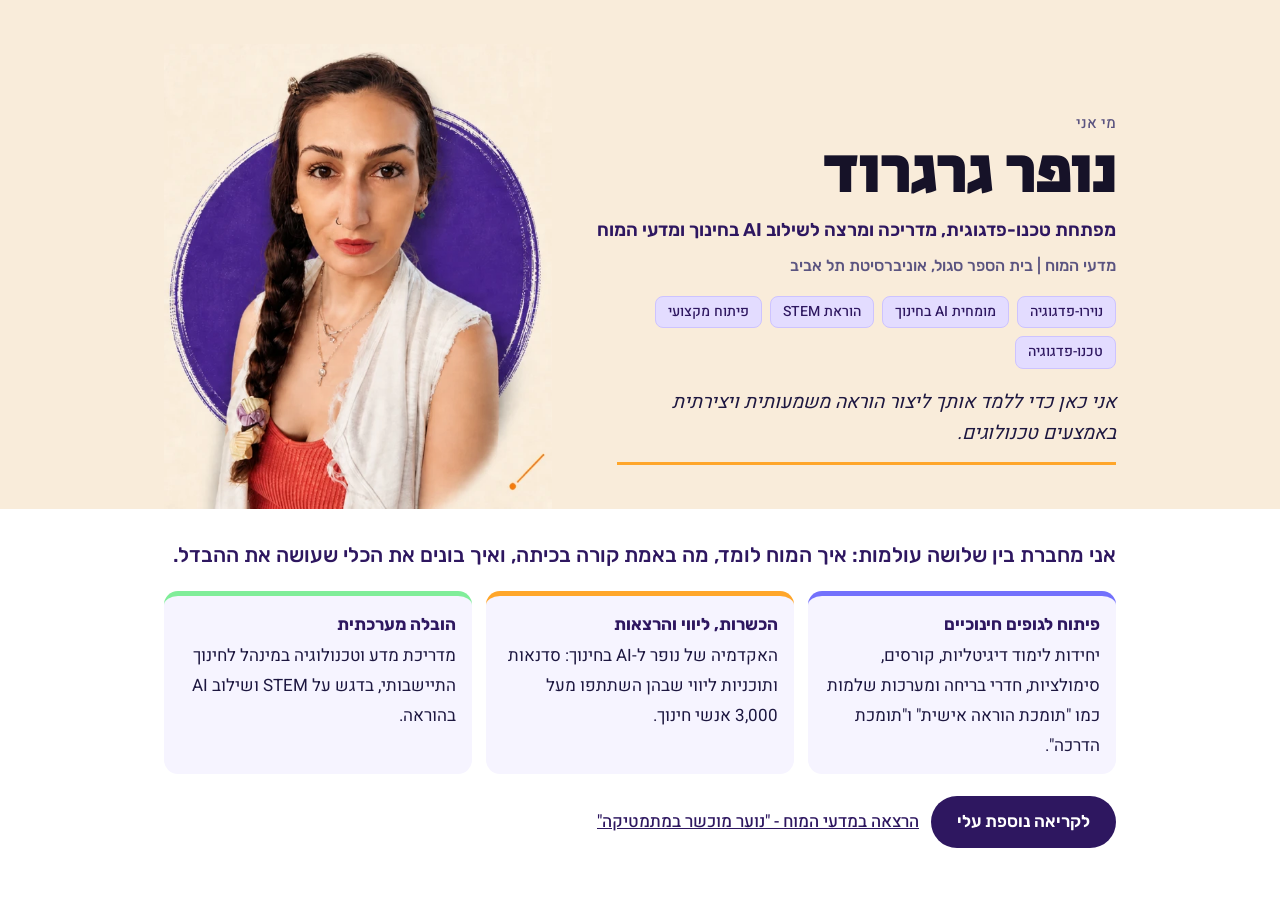
<file: about/home.html>
<!DOCTYPE html>
<html lang="he" dir="rtl">
<head>
<meta charset="utf-8">
<meta name="viewport" content="width=device-width, initial-scale=1">
<title>קצת עלי - נופר גרגרוד</title>
<meta name="googlebot" content="noindex, indexifembedded">
<meta name="description" content="נופר גרגרוד - מפתחת טכנו-פדגוגית, מדריכה ומרצה לשילוב AI בחינוך ומדעי המוח.">
<link rel="preconnect" href="https://fonts.googleapis.com">
<link rel="preconnect" href="https://fonts.gstatic.com" crossorigin>
<link href="https://fonts.googleapis.com/css2?family=Heebo:wght@400;500;700&family=Rubik:wght@400;500;600;700&family=Secular+One&display=swap" rel="stylesheet">
<style>
:root{--green:#80ed99;--orange:#ffa62b;--purple:#7371fc;--pink:#f4989c;--ink:#1d1740;--deep:#2e1760;--cream:#f9ecda;--soft:#f6f4ff}
*{box-sizing:border-box}
html,body{margin:0}
body{font-family:Heebo,Rubik,Arial,sans-serif;color:var(--ink);background:#fff;line-height:1.75;font-size:17px}
a{color:inherit}
.wrap{max-width:1000px;margin:0 auto;padding:0 24px}
.hero{background:var(--cream)}
.hero .wrap{display:grid;grid-template-columns:1.25fr .9fr;gap:24px;align-items:end;padding-top:44px}
.hero-text{padding-bottom:44px}
.kicker{font-size:.95rem;font-weight:500;color:#5b5480;margin:0 0 4px}
h1{font-family:"Secular One",Rubik,sans-serif;font-size:clamp(2.4rem,6vw,4rem);line-height:1.05;margin:0 0 6px;color:#161228}
.edu{font-family:Rubik,sans-serif;font-weight:500;font-size:1rem;color:#5b5480;margin:-10px 0 16px}
.role{font-family:Rubik,sans-serif;font-weight:600;font-size:1.15rem;color:var(--deep);margin:0 0 16px}
.tags{display:flex;flex-wrap:wrap;gap:8px;margin:0 0 18px;padding:0;list-style:none}
.tags li{background:#e3dcff;border:1px solid #cdc3ff;color:var(--deep);border-radius:8px;padding:3px 12px;font-size:.88rem;font-weight:500}
.promise{font-style:italic;font-size:1.2rem;line-height:1.6;margin:0;max-width:26em;padding-bottom:14px;border-bottom:3px solid var(--orange);display:inline-block}
.hero img{display:block;width:100%;max-width:400px;height:auto;margin-inline-start:auto}
.intro{padding:40px 0 8px}
.lead{font-family:Rubik,sans-serif;font-size:1.3rem;font-weight:500;line-height:1.6;color:var(--deep);margin:0 0 14px}
section{padding:26px 0}
h2{font-family:Rubik,sans-serif;font-size:1.7rem;font-weight:700;margin:0 0 18px;color:#161228;display:flex;align-items:center;gap:12px}
h2::before{content:"";width:12px;height:12px;border-radius:50%;background:var(--c,var(--purple));flex:none}
.cards{display:grid;grid-template-columns:repeat(2,minmax(0,1fr));gap:18px}
.card{background:#fff;border:1px solid #e7e3f7;border-top:5px solid var(--c,var(--purple));border-radius:16px;padding:22px 22px 18px;box-shadow:0 6px 22px rgba(46,23,96,.06)}
.card.wide{grid-column:1/-1}
.card h3{font-family:Rubik,sans-serif;font-size:1.2rem;margin:0 0 8px;color:var(--deep)}
.card p{margin:0 0 10px}
ul.list{margin:0;padding:0;list-style:none}
ul.list li{position:relative;padding-inline-start:22px;margin-bottom:8px}
ul.list li::before{content:"";position:absolute;inset-inline-start:0;top:.62em;width:9px;height:9px;border-radius:3px;background:var(--c,var(--purple))}
.approach{display:grid;grid-template-columns:repeat(2,minmax(0,1fr));gap:14px}
.approach div{background:var(--soft);border-radius:14px;padding:16px 18px;border-inline-start:5px solid var(--c)}
.approach .wide{grid-column:1/-1}
.approach b{font-family:Rubik,sans-serif;color:var(--deep);display:block;margin-bottom:2px;font-size:1.08rem}
.videos{display:grid;grid-template-columns:repeat(2,minmax(0,1fr));gap:18px}
.video{display:flex;gap:14px;align-items:center;text-decoration:none;background:var(--deep);color:#fff;border-radius:16px;padding:18px 20px;transition:transform .15s}
.video:hover{transform:translateY(-3px)}
.play{flex:none;width:52px;height:52px;border-radius:50%;background:var(--orange);display:grid;place-items:center}
.play::after{content:"";border-style:solid;border-width:10px 0 10px 16px;border-color:transparent transparent transparent #161228;margin-inline-end:-4px}
.video b{display:block;font-family:Rubik,sans-serif;font-size:1.05rem;line-height:1.4}
.video span{font-size:.9rem;opacity:.8}
.orgs{display:flex;flex-wrap:wrap;gap:10px;margin:0;padding:0;list-style:none}
.orgs li{border:1.5px solid #cdc3ff;border-radius:999px;padding:5px 16px;font-weight:500;background:#fff}
.cta{background:var(--deep);color:#fff;border-radius:22px;padding:34px 28px;text-align:center;margin:20px 0 48px}
.cta h2{color:#fff;justify-content:center;margin-bottom:8px}
.cta h2::before{background:var(--green)}
.cta p{margin:0 0 20px;font-size:1.1rem}
.btns{display:flex;gap:12px;justify-content:center;flex-wrap:wrap}
.btn{display:inline-block;text-decoration:none;font-family:Rubik,sans-serif;font-weight:600;border-radius:999px;padding:11px 26px;background:var(--green);color:#161228}
.btn.alt{background:var(--orange)}
@media(max-width:760px){
  body{font-size:15.5px;line-height:1.62}
  .wrap{padding:0 16px}
  section{padding:16px 0}
  .card{padding:16px 16px 12px}
  .intro{padding:24px 0 4px}
  .cta{margin:12px 0 24px;padding:24px 18px}
  .hero .wrap{grid-template-columns:1fr;padding-top:28px;gap:0}
  .hero-text{padding-bottom:18px}
  .hero img{max-width:260px;margin:0 auto}
  .cards,.approach,.videos{grid-template-columns:1fr}
  .lead{font-size:1.15rem}
  h2{font-size:1.45rem}
}
.mini{padding:30px 24px 40px}
.pts{display:grid;grid-template-columns:repeat(3,minmax(0,1fr));gap:14px;margin:18px 0 22px}
.pts div{background:var(--soft);border-radius:14px;padding:14px 16px;border-top:5px solid var(--c)}
.pts b{font-family:Rubik,sans-serif;color:var(--deep);display:block;margin-bottom:2px}
.row{display:flex;gap:12px;flex-wrap:wrap;align-items:center}
.btn.deep{background:var(--deep);color:#fff}
.vlink{font-weight:500;color:var(--deep)}
@media(max-width:760px){.pts{grid-template-columns:1fr}}
</style>
</head>
<body>

<header class="hero">
  <div class="wrap">
    <div class="hero-text">
      <p class="kicker">מי אני</p>
      <h1>נופר גרגרוד</h1>
      <p class="role">מפתחת טכנו-פדגוגית, מדריכה ומרצה לשילוב AI בחינוך ומדעי המוח</p>
      <p class="edu">מדעי המוח | בית הספר סגול, אוניברסיטת תל אביב</p>
      <ul class="tags"><li>נוירו-פדגוגיה</li><li>מומחית AI בחינוך</li><li>הוראת STEM</li><li>פיתוח מקצועי</li><li>טכנו-פדגוגיה</li></ul>
      <p class="promise">אני כאן כדי ללמד אותך ליצור הוראה משמעותית ויצירתית באמצעים טכנולוגים.</p>
    </div>
    <img src="../images/nofar.webp" alt="נופר גרגרוד" width="570" height="683">
  </div>
</header>

<main class="wrap mini">
  <p class="lead">אני מחברת בין שלושה עולמות: איך המוח לומד, מה באמת קורה בכיתה, ואיך בונים את הכלי שעושה את ההבדל.</p>
  <div class="pts">
    <div style="--c:var(--purple)"><b>פיתוח לגופים חינוכיים</b>יחידות לימוד דיגיטליות, קורסים, סימולציות, חדרי בריחה ומערכות שלמות כמו "תומכת הוראה אישית" ו"תומכת הדרכה".</div>
    <div style="--c:var(--orange)"><b>הכשרות, ליווי והרצאות</b>האקדמיה של נופר ל-AI בחינוך: סדנאות ותוכניות ליווי שבהן השתתפו מעל 3,000 אנשי חינוך.</div>
    <div style="--c:var(--green)"><b>הובלה מערכתית</b>מדריכת מדע וטכנולוגיה במינהל לחינוך התיישבותי, בדגש על STEM ושילוב AI בהוראה.</div>
  </div>
  <div class="row">
    <a class="btn deep" href="https://www.sciencedu.online/about-me" target="_top">לקריאה נוספת עלי</a>
    <a class="vlink" href="https://www.youtube.com/watch?v=ow5CGlPrgWw" target="_blank" rel="noopener">הרצאה במדעי המוח - "נוער מוכשר במתמטיקה"</a>
  </div>
</main>
</body>
</html>
</file>
<file: assets/styles.css>
/* =========================================================
   מעבדה קוסמית — Cosmic Lab
   עמוד לומדות מדע אינטראקטיביות · RTL · Embed-safe
   (no position:fixed / no position:sticky / no anchor-scroll)
   ========================================================= */

:root {
  /* brand */
  --green: #80ed99;
  --orange: #ffa62b;
  --purple: #7371fc;
  --pink: #f4989c;

  /* surfaces */
  --bg-0: #06080f;
  --bg-1: #0a0e1d;
  --bg-2: #0e1430;
  --card: #111733;
  --card-2: #0c1228;

  /* ink */
  --ink: #eef1ff;
  --muted: #9aa6d6;
  --faint: #5b6699;
  --line: rgba(160, 175, 255, 0.12);

  /* tunable via Tweaks */
  --accent: var(--purple);
  --grid-min: 300px;
  --motion: 1;          /* 0 = off, 1 = normal, 1.6 = lively */
  --display-font: 'Secular One', sans-serif;
  --body-font: 'Rubik', sans-serif;

  --radius: 22px;
  --maxw: 1240px;
}

* { box-sizing: border-box; }

html, body {
  margin: 0;
  padding: 0;
  background: var(--bg-0);
  color: var(--ink);
  font-family: var(--body-font);
  -webkit-font-smoothing: antialiased;
  text-rendering: optimizeLegibility;
}

body {
  position: relative;
  overflow-x: hidden;
  min-height: 100vh;
}

/* ---------- cosmic backdrop ---------- */
.cosmos {
  position: absolute;
  inset: 0;
  z-index: 0;
  overflow: hidden;
  background:
    radial-gradient(1100px 700px at 82% -8%, rgba(115, 113, 252, 0.30), transparent 60%),
    radial-gradient(900px 620px at 8% 6%, rgba(128, 237, 153, 0.16), transparent 58%),
    radial-gradient(1000px 760px at 50% 120%, rgba(244, 152, 156, 0.14), transparent 60%),
    linear-gradient(180deg, var(--bg-1), var(--bg-0) 60%);
}
.cosmos canvas { position: absolute; inset: 0; width: 100%; height: 100%; display: block; }

/* faint grid texture */
.cosmos::after {
  content: "";
  position: absolute;
  inset: 0;
  background-image:
    linear-gradient(rgba(160, 175, 255, 0.045) 1px, transparent 1px),
    linear-gradient(90deg, rgba(160, 175, 255, 0.045) 1px, transparent 1px);
  background-size: 46px 46px;
  mask-image: radial-gradient(120% 90% at 50% 0%, #000 35%, transparent 78%);
  -webkit-mask-image: radial-gradient(120% 90% at 50% 0%, #000 35%, transparent 78%);
}

.shell {
  position: relative;
  z-index: 1;
  max-width: var(--maxw);
  margin: 0 auto;
  padding: clamp(20px, 4vw, 48px);
}

/* =========================================================
   HERO
   ========================================================= */
.hero {
  position: relative;
  display: grid;
  grid-template-columns: 1.25fr 0.9fr;
  align-items: center;
  gap: clamp(20px, 4vw, 56px);
  padding: clamp(28px, 5vw, 70px) 0 clamp(28px, 4vw, 56px);
}

.kicker {
  display: inline-flex;
  align-items: center;
  gap: 10px;
  font-weight: 600;
  font-size: 0.84rem;
  letter-spacing: 0.02em;
  color: var(--muted);
  padding: 7px 14px 7px 16px;
  border: 1px solid var(--line);
  border-radius: 100px;
  background: rgba(255, 255, 255, 0.025);
  backdrop-filter: blur(6px);
}
.kicker .dot {
  width: 9px; height: 9px; border-radius: 50%;
  background: var(--green);
  box-shadow: 0 0 0 4px rgba(128, 237, 153, 0.18);
  animation: pulse calc(2.6s / var(--motion)) ease-in-out infinite;
}

.hero h1 {
  font-family: var(--display-font);
  font-weight: 400;
  font-size: clamp(2.6rem, 6.2vw, 5rem);
  line-height: 0.98;
  letter-spacing: -0.01em;
  margin: 22px 0 0;
  text-wrap: balance;
}
.hero h1 .grad {
  background: linear-gradient(100deg, var(--green), var(--orange) 42%, var(--pink) 72%, var(--purple));
  -webkit-background-clip: text;
  background-clip: text;
  color: transparent;
}

.hero p.lead {
  margin: 20px 0 0;
  max-width: 46ch;
  font-size: clamp(1rem, 1.5vw, 1.18rem);
  line-height: 1.7;
  color: var(--muted);
  text-wrap: pretty;
}

.hero .stats {
  display: flex;
  flex-wrap: wrap;
  gap: 26px;
  margin-top: 30px;
}
.hero .stat { display: flex; flex-direction: column; gap: 2px; }
.hero .stat b {
  font-family: var(--display-font);
  font-size: 1.9rem;
  line-height: 1;
  color: var(--ink);
}
.hero .stat span { font-size: 0.82rem; color: var(--faint); }

/* hero orbital figure */
.orbits {
  position: relative;
  aspect-ratio: 1;
  width: min(100%, 420px);
  margin: 0 auto;
  display: grid;
  place-items: center;
}
.orbits .ring {
  position: absolute;
  inset: 0;
  border: 1px solid rgba(160, 175, 255, 0.18);
  border-radius: 50%;
}
.orbits .ring.r2 { inset: 16%; border-color: rgba(128, 237, 153, 0.22); }
.orbits .ring.r3 { inset: 32%; border-color: rgba(255, 166, 43, 0.22); }
.orbits .spin {
  position: absolute; inset: 0;
  animation: spin calc(26s / var(--motion)) linear infinite;
}
.orbits .spin.s2 { inset: 16%; animation-duration: calc(18s / var(--motion)); animation-direction: reverse; }
.orbits .spin.s3 { inset: 32%; animation-duration: calc(12s / var(--motion)); }
.orbits .electron {
  position: absolute;
  top: -7px; left: 50%;
  width: 14px; height: 14px;
  margin-inline-start: -7px;
  border-radius: 50%;
  background: var(--green);
  box-shadow: 0 0 16px var(--green);
}
.orbits .spin.s2 .electron { background: var(--orange); box-shadow: 0 0 16px var(--orange); }
.orbits .spin.s3 .electron { background: var(--pink); box-shadow: 0 0 16px var(--pink); }
.orbits .nucleus {
  width: 64px; height: 64px;
  border-radius: 50%;
  background: radial-gradient(circle at 35% 30%, #fff, var(--purple) 55%, #4b49d6);
  box-shadow: 0 0 50px rgba(115, 113, 252, 0.6), inset 0 0 14px rgba(255,255,255,0.4);
  animation: bob calc(5s / var(--motion)) ease-in-out infinite;
}
.orbits .glyph {
  position: absolute;
  font-family: var(--display-font);
  color: rgba(238, 241, 255, 0.5);
  font-size: 1.3rem;
  animation: drift calc(7s / var(--motion)) ease-in-out infinite;
}
.orbits .glyph.g1 { top: 6%; left: 10%; color: rgba(128,237,153,0.6); }
.orbits .glyph.g2 { bottom: 8%; left: 4%; animation-delay: -2s; color: rgba(255,166,43,0.6); }
.orbits .glyph.g3 { top: 12%; right: 6%; animation-delay: -4s; color: rgba(244,152,156,0.6); }
.orbits .glyph.g4 { bottom: 14%; right: 10%; animation-delay: -1s; color: rgba(115,113,252,0.7); }

/* =========================================================
   PROMO TILES (course + tool, side by side)
   ========================================================= */
.promos {
  display: grid;
  grid-template-columns: repeat(2, 1fr);
  gap: clamp(16px, 2vw, 26px);
  margin: clamp(10px, 2vw, 22px) 0 clamp(20px, 3vw, 32px);
}

.promo-tile {
  --c: var(--orange);
  position: relative;
  display: flex;
  flex-direction: column;
  border: 1px solid color-mix(in oklab, var(--c) 28%, var(--line));
  border-radius: var(--radius);
  overflow: hidden;
  text-decoration: none;
  color: inherit;
  background:
    linear-gradient(165deg, color-mix(in oklab, var(--c) 12%, var(--card)) 0%, var(--card-2) 62%);
  transition: transform 0.5s cubic-bezier(.2,.7,.2,1),
              border-color 0.35s ease, box-shadow 0.35s ease;
}
.promo-tile:hover {
  transform: translateY(-6px);
  border-color: color-mix(in oklab, var(--c) 55%, transparent);
  box-shadow: 0 24px 56px -26px rgba(0,0,0,0.8),
              0 16px 60px -30px color-mix(in oklab, var(--c) 70%, transparent);
}
.promo-tile:focus-visible { outline: 2px solid var(--c); outline-offset: 3px; }

.promo-pic {
  position: relative;
  aspect-ratio: 3 / 2;
  overflow: hidden;
  background: #f6f5f0;
  border-bottom: 1px solid var(--line);
}
.promo-pic img {
  position: absolute;
  inset: 0;
  width: 100%;
  height: 100%;
  object-fit: contain;
  display: block;
  transition: transform 0.6s cubic-bezier(.2,.7,.2,1);
}
.promo-tile:hover .promo-pic img { transform: scale(1.035); }

.promo-bar {
  display: flex;
  align-items: center;
  justify-content: space-between;
  gap: 12px;
  flex-wrap: wrap;
  padding: 14px clamp(14px, 1.6vw, 20px);
}
.promo-label {
  display: inline-flex;
  align-items: center;
  gap: 8px;
  font-weight: 600;
  font-size: 0.92rem;
  color: color-mix(in oklab, var(--c) 65%, var(--ink));
}
.promo-label .cdot {
  width: 8px; height: 8px; border-radius: 50%;
  background: var(--c);
  box-shadow: 0 0 8px var(--c);
}
.promo-cta {
  display: inline-flex;
  align-items: center;
  gap: 8px;
  font-weight: 600;
  font-size: 0.92rem;
  color: #0a0e1d;
  padding: 9px 18px;
  border-radius: 100px;
  background: linear-gradient(100deg, var(--c), color-mix(in oklab, var(--c) 72%, #fff));
  box-shadow: 0 8px 22px -12px color-mix(in oklab, var(--c) 80%, transparent);
  white-space: nowrap;
}
.promo-cta .arrow { display: inline-block; transition: transform 0.3s ease; }
.promo-tile:hover .promo-cta .arrow { transform: translateX(-5px); }

@media (max-width: 720px) {
  .promos { grid-template-columns: 1fr; }
}

/* =========================================================
   SECTION TITLE
   ========================================================= */
.section-head {
  display: flex;
  align-items: baseline;
  justify-content: space-between;
  gap: 16px;
  margin: clamp(18px, 3vw, 30px) 0 22px;
  padding-bottom: 16px;
  border-bottom: 1px solid var(--line);
}
.section-head h2 {
  font-family: var(--display-font);
  font-weight: 400;
  font-size: clamp(1.4rem, 2.6vw, 2rem);
  margin: 0;
}
.section-head .count {
  font-size: 0.85rem;
  color: var(--faint);
}

/* =========================================================
   GRID + CARDS
   ========================================================= */
.grid {
  display: grid;
  grid-template-columns: repeat(auto-fill, minmax(var(--grid-min), 1fr));
  gap: clamp(18px, 2vw, 26px);
}

.card {
  --c: var(--accent);
  position: relative;
  display: flex;
  flex-direction: column;
  background:
    linear-gradient(165deg, color-mix(in oklab, var(--c) 14%, var(--card)) 0%, var(--card-2) 60%);
  border: 1px solid var(--line);
  border-radius: var(--radius);
  overflow: hidden;
  text-decoration: none;
  color: inherit;
  transition: transform 0.5s cubic-bezier(.2,.7,.2,1),
              border-color 0.35s ease, box-shadow 0.35s ease;
}
.card.reveal { animation: cardIn 0.55s cubic-bezier(.2,.7,.2,1) both; }
@keyframes cardIn {
  from { opacity: 0; transform: translateY(24px); }
  to   { opacity: 1; transform: translateY(0); }
}

.card::before {  /* corner glow */
  content: "";
  position: absolute;
  inset: 0;
  background: radial-gradient(420px 180px at 88% 0%, color-mix(in oklab, var(--c) 30%, transparent), transparent 70%);
  opacity: 0.5;
  transition: opacity 0.35s ease;
  pointer-events: none;
}

.card:hover {
  transform: translateY(-8px);
  border-color: color-mix(in oklab, var(--c) 55%, transparent);
  box-shadow: 0 22px 50px -22px rgba(0,0,0,0.8),
              0 0 0 1px color-mix(in oklab, var(--c) 30%, transparent),
              0 18px 60px -30px color-mix(in oklab, var(--c) 70%, transparent);
}
.card:hover::before { opacity: 1; }
.card:focus-visible { outline: 2px solid var(--c); outline-offset: 3px; }

/* thumb 4:3 */
.thumb {
  position: relative;
  aspect-ratio: 4 / 3;
  overflow: hidden;
  background:
    radial-gradient(120% 120% at 70% 15%, color-mix(in oklab, var(--c) 22%, transparent), transparent 60%),
    linear-gradient(160deg, #0c1230, #070b18);
  border-bottom: 1px solid var(--line);
}
.thumb .shot {
  position: absolute; inset: 0;
  width: 100%; height: 100%;
  object-fit: cover;
  display: block;
  transition: transform 0.6s cubic-bezier(.2,.7,.2,1);
}
.card:hover .thumb .shot { transform: scale(1.05); }

/* category tag (in body) */
.cat {
  align-self: flex-start;
  display: inline-flex;
  align-items: center;
  gap: 7px;
  font-size: 0.72rem;
  font-weight: 600;
  color: color-mix(in oklab, var(--c) 72%, var(--ink));
  padding: 5px 11px;
  border-radius: 100px;
  background: color-mix(in oklab, var(--c) 12%, transparent);
  border: 1px solid color-mix(in oklab, var(--c) 36%, transparent);
}
.cat .cdot {
  width: 7px; height: 7px; border-radius: 50%;
  background: var(--c);
  box-shadow: 0 0 8px var(--c);
}

.card .body {
  display: flex;
  flex-direction: column;
  gap: 9px;
  padding: 18px 20px 16px;
  flex: 1;
}
.card .body h3 {
  font-family: var(--display-font);
  font-weight: 400;
  font-size: 1.22rem;
  line-height: 1.2;
  margin: 0;
}
.card .body p {
  margin: 0;
  font-size: 0.9rem;
  line-height: 1.62;
  color: var(--muted);
  text-wrap: pretty;
}

.card .go {
  margin-top: auto;
  padding-top: 12px;
  display: inline-flex;
  align-items: center;
  gap: 8px;
  font-weight: 600;
  font-size: 0.9rem;
  color: color-mix(in oklab, var(--c) 75%, #fff);
}
.card .go .arrow {
  display: inline-block;
  transition: transform 0.3s ease;
}
.card:hover .go .arrow { transform: translateX(-5px); }
.card .go .num {
  margin-inline-start: auto;
  font-family: var(--display-font);
  font-size: 0.95rem;
  color: var(--faint);
}

/* card with a second link (main link stretches over the whole card) */
.card-dual .card-main { text-decoration: none; }
.card-dual .card-main::after { content: ""; position: absolute; inset: 0; z-index: 1; }
.card-dual:focus-within { outline: 2px solid var(--c); outline-offset: 3px; }
.card-dual .card-main:focus-visible { outline: none; }
.device-note {
  font-size: 0.76rem;
  line-height: 1.45;
  color: var(--faint);
}
.device-note::before { content: "🖥 "; }
.guide-link {
  position: relative;
  z-index: 2;
  align-self: flex-start;
  display: inline-flex;
  align-items: center;
  gap: 7px;
  font-size: 0.8rem;
  font-weight: 600;
  text-decoration: none;
  color: var(--ink);
  padding: 5px 12px;
  border-radius: 100px;
  border: 1px solid color-mix(in oklab, var(--c) 45%, transparent);
  background: color-mix(in oklab, var(--c) 10%, transparent);
  transition: background 0.25s ease;
}
.guide-link:hover { background: color-mix(in oklab, var(--c) 24%, transparent); }
.guide-link .play { font-size: 0.65rem; color: var(--c); }
.card-dual .go-row {
  margin-top: auto;
  padding-top: 12px;
  display: flex;
  align-items: center;
  justify-content: space-between;
  flex-wrap: wrap;
  gap: 8px;
}
.card-dual .go-row .go { margin-top: 0; padding-top: 0; }
.card-dual .go-row .guide-link { white-space: nowrap; }
@media (max-width: 640px) {
  .device-note { font-size: 0.68rem; }
  .card-dual .go-row { padding-top: 6px; gap: 6px; }
  .guide-link { font-size: 0.7rem; padding: 3px 9px; gap: 5px; }
}

/* =========================================================
   FOOTER
   ========================================================= */
.foot {
  margin-top: clamp(34px, 6vw, 64px);
  padding-top: 26px;
  border-top: 1px solid var(--line);
  display: flex;
  flex-wrap: wrap;
  align-items: center;
  justify-content: space-between;
  gap: 14px;
  color: var(--faint);
  font-size: 0.85rem;
}
.foot .sig { display: inline-flex; align-items: center; gap: 10px; }
.foot .sig b { color: var(--muted); font-weight: 600; }

/* =========================================================
   KEYFRAMES
   ========================================================= */
@keyframes spin { to { transform: rotate(360deg); } }
@keyframes pulse {
  0%, 100% { box-shadow: 0 0 0 4px rgba(128,237,153,0.18); }
  50% { box-shadow: 0 0 0 8px rgba(128,237,153,0.05); }
}
@keyframes bob { 0%,100% { transform: translateY(-4px); } 50% { transform: translateY(4px); } }
@keyframes drift {
  0%,100% { transform: translate(0,0) rotate(0deg); opacity: 0.5; }
  50% { transform: translate(0,-10px) rotate(6deg); opacity: 1; }
}

@media (prefers-reduced-motion: reduce) {
  * { animation: none !important; }
  .card { transition: none; }
}

/* =========================================================
   RESPONSIVE
   ========================================================= */
@media (max-width: 880px) {
  .hero { grid-template-columns: 1fr; }
  .orbits { width: min(78%, 320px); order: -1; }
}
@media (max-width: 520px) {
  .hero .stats { gap: 18px; }
  :root { --grid-min: 240px; }
}

/* =========================================================
   LIGHT THEME (Tweak)
   ========================================================= */
body.light {
  --bg-0: #f5f5ff;
  --bg-1: #eef0fb;
  --bg-2: #ffffff;
  --card: #ffffff;
  --card-2: #f3f4fc;
  --ink: #1a1f3d;
  --muted: #51597f;
  --faint: #8b93b8;
  --line: rgba(40, 50, 110, 0.12);
}
body.light .cosmos {
  background:
    radial-gradient(1100px 700px at 82% -8%, rgba(115, 113, 252, 0.18), transparent 60%),
    radial-gradient(900px 620px at 8% 6%, rgba(128, 237, 153, 0.16), transparent 58%),
    radial-gradient(1000px 760px at 50% 120%, rgba(244, 152, 156, 0.16), transparent 60%),
    linear-gradient(180deg, #eef0fb, #f5f5ff 60%);
}
body.light .cosmos::after {
  background-image:
    linear-gradient(rgba(60, 70, 140, 0.06) 1px, transparent 1px),
    linear-gradient(90deg, rgba(60, 70, 140, 0.06) 1px, transparent 1px);
}
body.light .thumb {
  background:
    radial-gradient(120% 120% at 70% 15%, color-mix(in oklab, var(--c) 26%, transparent), transparent 60%),
    linear-gradient(160deg, #eef1ff, #e3e7fb);
  border-bottom-color: rgba(40, 50, 110, 0.1);
}
body.light .thumb::after {
  background: linear-gradient(0deg, rgba(255,255,255,0.45), transparent 42%);
}
body.light .cat { background: color-mix(in oklab, var(--c) 16%, #fff); color: color-mix(in oklab, var(--c) 55%, var(--ink)); }
body.light .kicker { background: rgba(255,255,255,0.6); }
body.light .card:hover {
  box-shadow: 0 22px 50px -26px rgba(40,50,110,0.45),
              0 0 0 1px color-mix(in oklab, var(--c) 40%, transparent),
              0 16px 50px -30px color-mix(in oklab, var(--c) 70%, transparent);
}

/* =========================================================
   TWEAKS PANEL (design-time only; hidden in production)
   ========================================================= */
#tweaks {
  position: fixed;
  inset-block-end: 18px;
  inset-inline-start: 18px;
  z-index: 9999;
  width: 268px;
  display: none;
  flex-direction: column;
  gap: 14px;
  padding: 18px;
  background: rgba(13, 18, 40, 0.92);
  border: 1px solid rgba(160, 175, 255, 0.22);
  border-radius: 18px;
  box-shadow: 0 24px 60px -20px rgba(0,0,0,0.7);
  backdrop-filter: blur(16px);
  font-family: var(--body-font);
  color: #eef1ff;
}
#tweaks.show { display: flex; }
#tweaks .tk-head {
  display: flex; align-items: center; justify-content: space-between;
}
#tweaks .tk-head b { font-size: 0.95rem; font-weight: 600; }
#tweaks .tk-x {
  cursor: pointer; border: none; background: transparent;
  color: #9aa6d6; font-size: 1.1rem; line-height: 1; padding: 2px 4px;
}
#tweaks .tk-row { display: flex; flex-direction: column; gap: 7px; }
#tweaks .tk-row > label {
  font-size: 0.76rem; color: #9aa6d6; font-weight: 500;
  display: flex; justify-content: space-between;
}
#tweaks .seg { display: flex; gap: 6px; flex-wrap: wrap; }
#tweaks .seg button {
  flex: 1; min-width: 0; cursor: pointer;
  font-family: inherit; font-size: 0.74rem; font-weight: 500;
  padding: 7px 6px; border-radius: 9px;
  border: 1px solid rgba(160,175,255,0.2);
  background: rgba(255,255,255,0.04); color: #c7cef0;
  transition: all 0.18s ease; white-space: nowrap;
}
#tweaks .seg button.on {
  background: rgba(115,113,252,0.28);
  border-color: rgba(115,113,252,0.7); color: #fff;
}
#tweaks .swatches { display: flex; gap: 8px; }
#tweaks .swatches button {
  width: 30px; height: 30px; border-radius: 50%; cursor: pointer;
  border: 2px solid transparent; padding: 0;
  transition: transform 0.15s ease, border-color 0.15s ease;
}
#tweaks .swatches button.on { border-color: #fff; transform: scale(1.12); }
#tweaks input[type=range] { width: 100%; accent-color: var(--purple); }

/* ===== compact mobile layout (keeps embedded pages short) ===== */
@media (max-width: 560px) {
  .grid { grid-template-columns: repeat(2, minmax(0, 1fr)); gap: 12px; }
  .card .body { padding: 10px 11px 12px; }
  .card .body p { display: none; }
  .card .body h3 { font-size: 0.98rem; line-height: 1.25; margin: 6px 0 8px; }
  .card .cat { font-size: 0.66rem; padding: 3px 8px; max-width: 100%; white-space: normal; }
  .card .go { font-size: 0.8rem; }
  .card .go .num { display: none; }
}

/* =========================================================
   WHATSAPP GROUP BANNER
   ========================================================= */
.group-banner {
  --c: #25d366;
  display: grid;
  grid-template-columns: minmax(140px, 196px) minmax(0, 1fr);
  align-items: center;
  gap: clamp(16px, 2.4vw, 30px);
  padding: clamp(14px, 1.8vw, 20px);
  margin: clamp(10px, 2vw, 22px) 0 clamp(20px, 3vw, 32px);
  border-radius: var(--radius);
  border: 1px solid color-mix(in oklab, var(--c) 40%, var(--line));
  background: linear-gradient(165deg, color-mix(in oklab, var(--c) 12%, var(--card)) 0%, var(--card-2) 70%);
  text-decoration: none;
  color: inherit;
  transition: transform 0.45s cubic-bezier(.2,.7,.2,1), box-shadow 0.35s ease, border-color 0.35s ease;
}
.group-banner:hover {
  transform: translateY(-4px);
  border-color: color-mix(in oklab, var(--c) 70%, transparent);
  box-shadow: 0 18px 50px -24px color-mix(in oklab, var(--c) 75%, transparent);
}
@media (min-width: 641px) {
  .group-banner.slim {
    grid-template-columns: 72px minmax(0, 1fr);
    align-items: center;
    gap: 16px;
    padding: 10px 18px;
    margin-top: 6px;
    margin-bottom: 12px;
  }
  .group-banner.slim .group-pic { border-radius: 14px; }
  .group-banner.slim .group-body { display: grid; grid-template-columns: minmax(0, 1fr) auto; column-gap: 16px; row-gap: 4px; align-items: center; }
  .group-banner.slim .group-tag { display: none; }
  .group-banner.slim .group-body h3 { font-size: 1.3rem; grid-column: 1; }
  .group-banner.slim .group-body p { font-size: 0.9rem; line-height: 1.5; grid-column: 1; }
  .group-banner.slim .group-cta { grid-column: 2; grid-row: 1 / span 2; white-space: nowrap; margin: 0; }
}
.group-pic { border-radius: 18px; overflow: hidden; aspect-ratio: 1 / 1; background: #fff; }
.group-pic img { width: 100%; height: 100%; object-fit: cover; display: block; }
.group-body { display: flex; flex-direction: column; gap: 10px; }
.group-tag {
  align-self: flex-start; font-size: 0.82rem; font-weight: 700; padding: 5px 13px; border-radius: 999px;
  color: #9bf5bb; border: 1px solid color-mix(in oklab, var(--c) 60%, transparent);
  background: color-mix(in oklab, var(--c) 14%, transparent);
}
.group-body h3 { margin: 0; font-size: clamp(1.5rem, 2.8vw, 2.1rem); line-height: 1.2; color: var(--ink); }
.group-body p { margin: 0; font-size: 1.05rem; line-height: 1.65; color: #cdd3f2; }
.group-cta {
  align-self: flex-start; display: inline-flex; align-items: center; gap: 8px; margin-top: 4px;
  padding: 11px 22px; border-radius: 999px; font-weight: 700; color: #06240f;
  background: linear-gradient(100deg, #25d366, #80ed99);
  box-shadow: 0 8px 22px -10px rgba(37,211,102,.7);
}
@media (max-width: 640px) {
  .group-banner { display: block; padding: 12px; }
  .group-banner::after { content: ""; display: block; clear: both; }
  .group-pic { float: right; width: 84px; margin-inline-end: 12px; margin-bottom: 6px; border-radius: 12px; }
  .group-body { display: block; }
  .group-body > * { margin-bottom: 6px; }
  .group-tag { display: none; }
  .group-body h3 { font-size: 1.15rem; }
  .group-body p { font-size: 0.86rem; line-height: 1.5; }
  .group-cta { display: inline-flex; padding: 7px 14px; font-size: 0.85rem; white-space: nowrap; margin-top: 2px; }
}

/* embedded pages: the site footer lives in Wix, so hide the decorative one */
footer.foot { display: none; }
</file>
